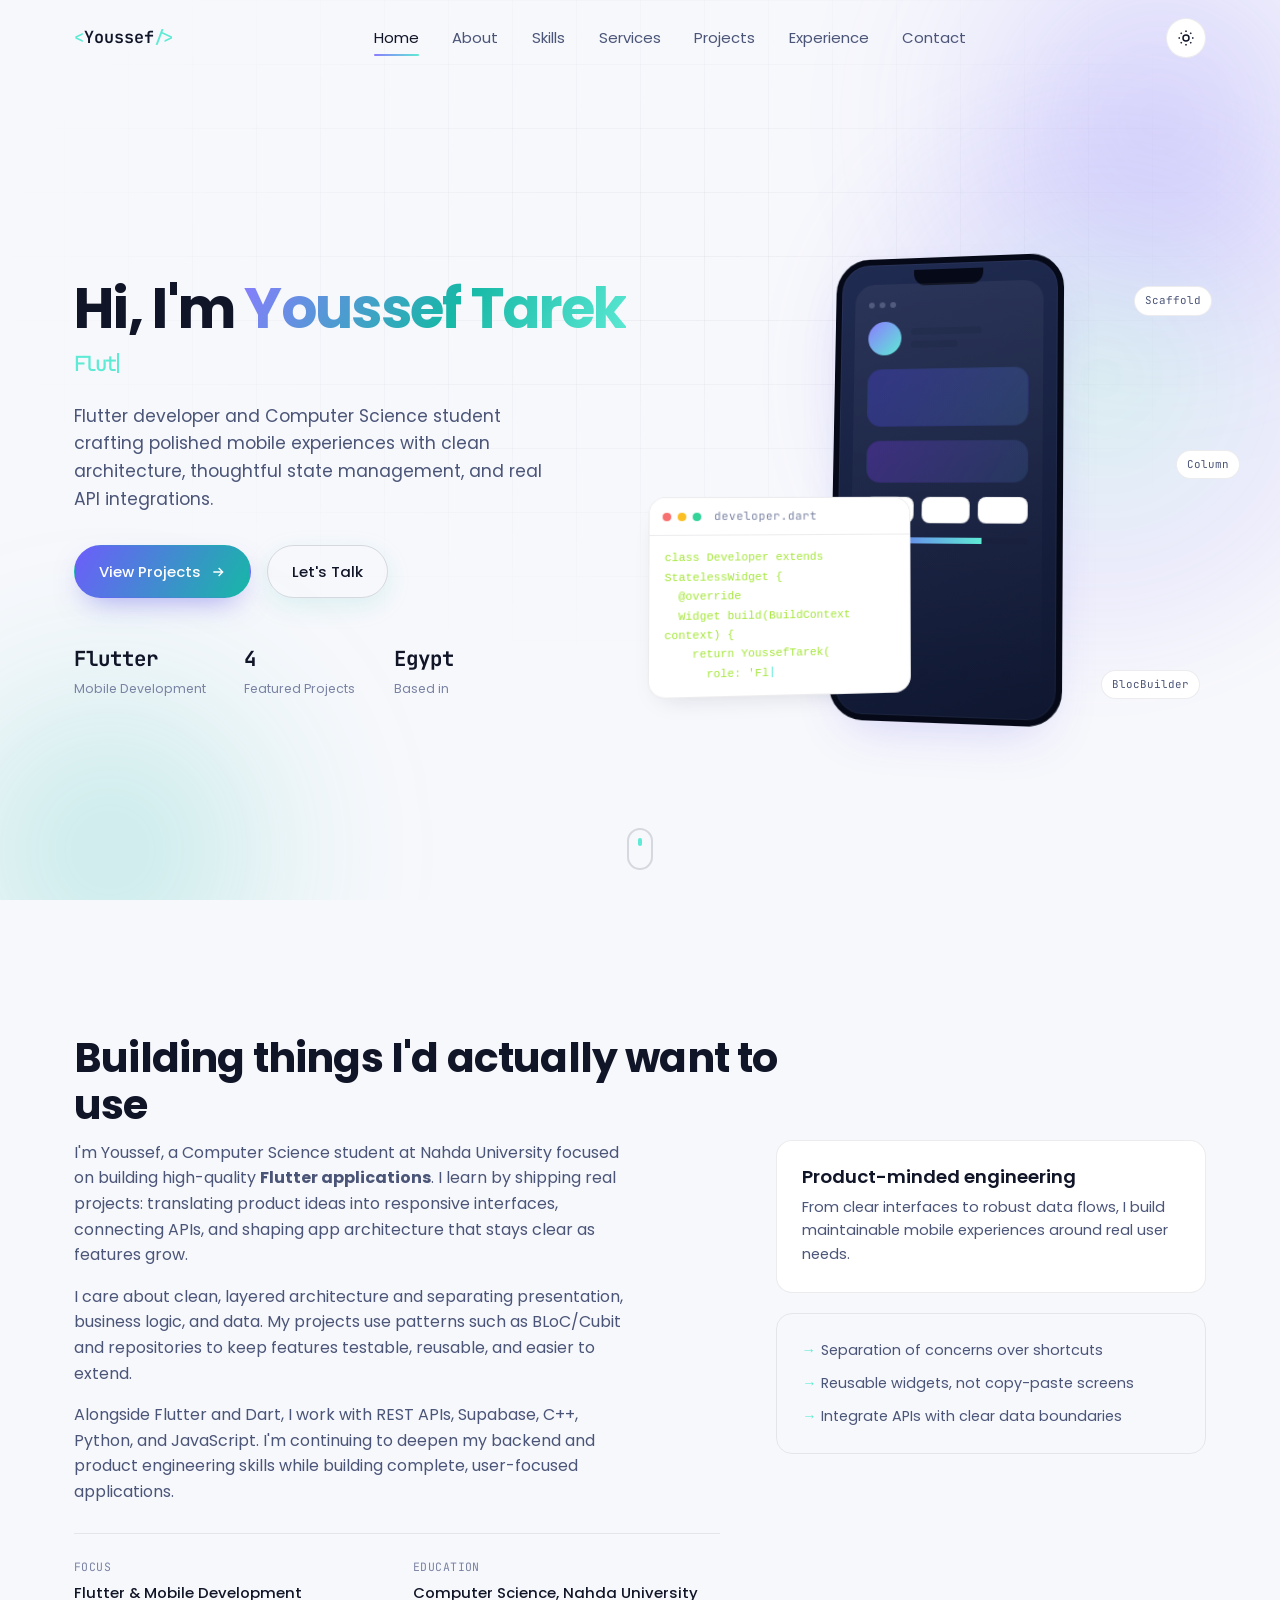
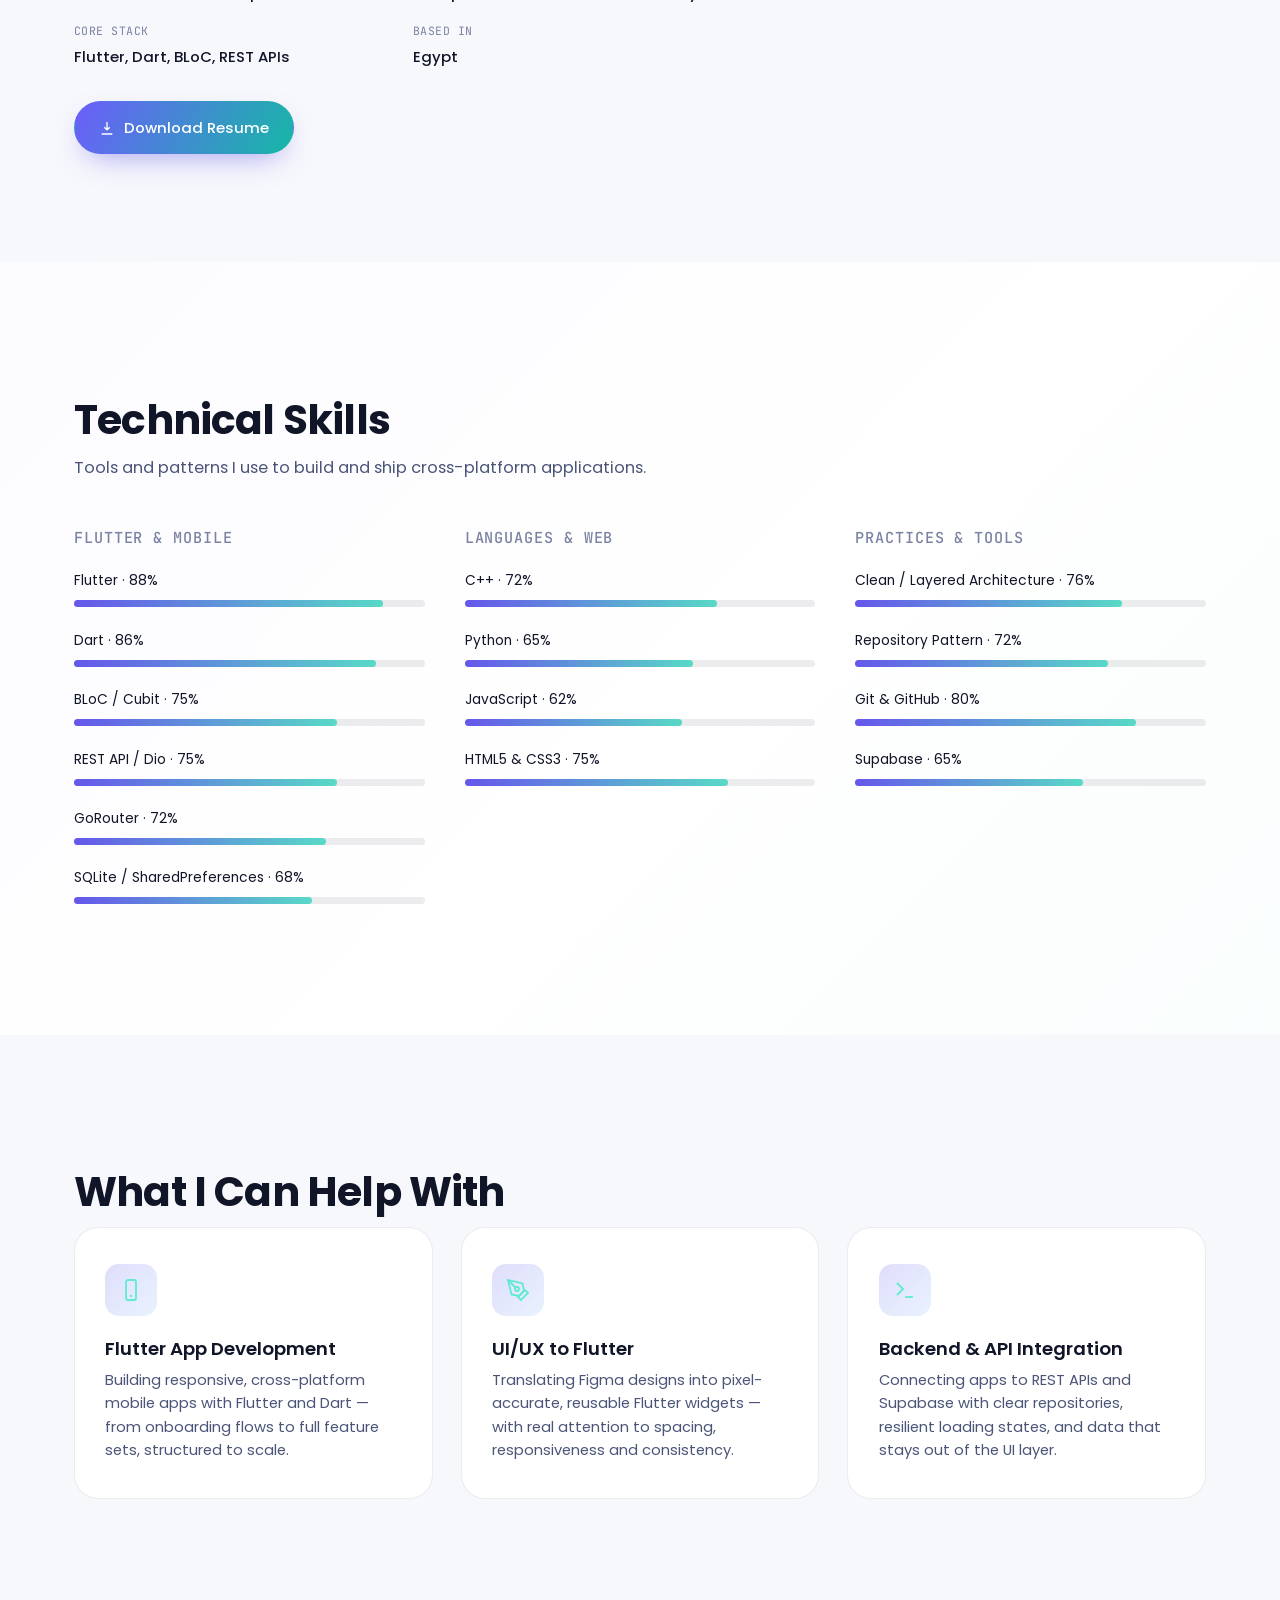
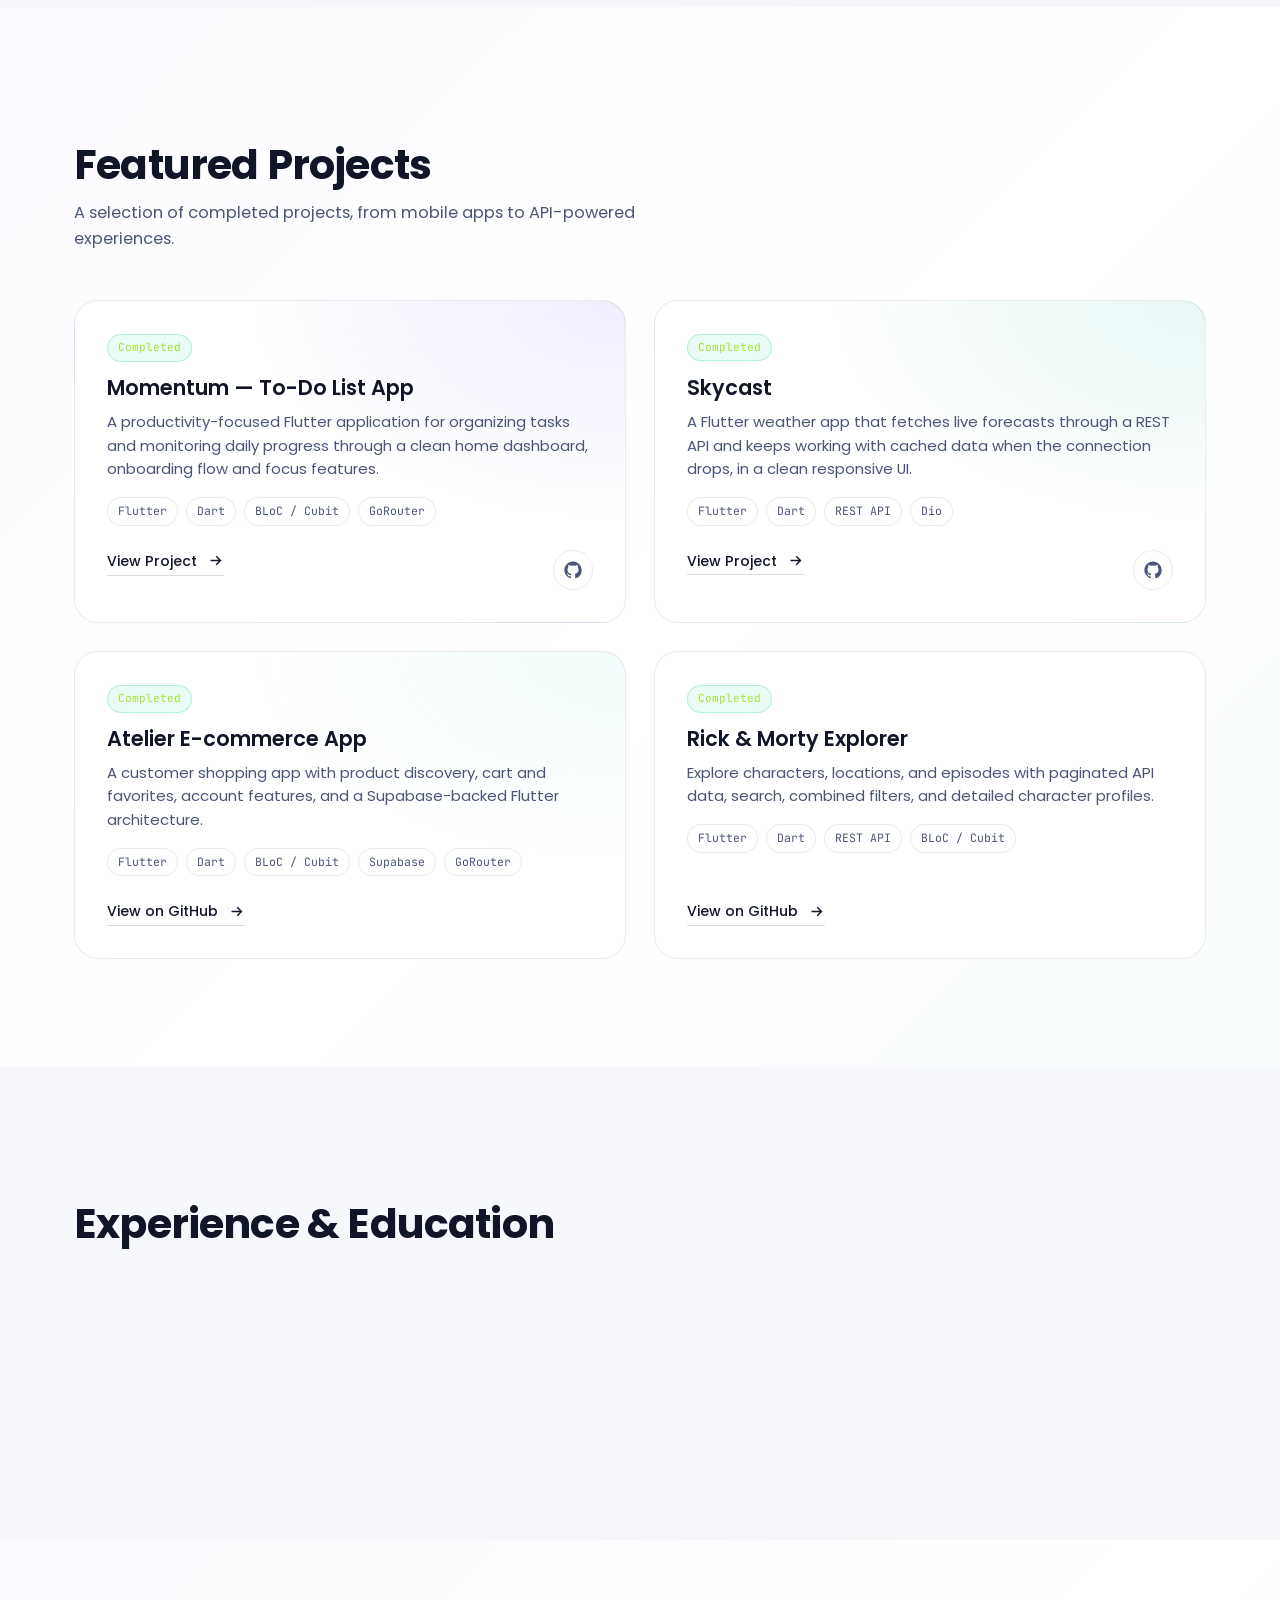
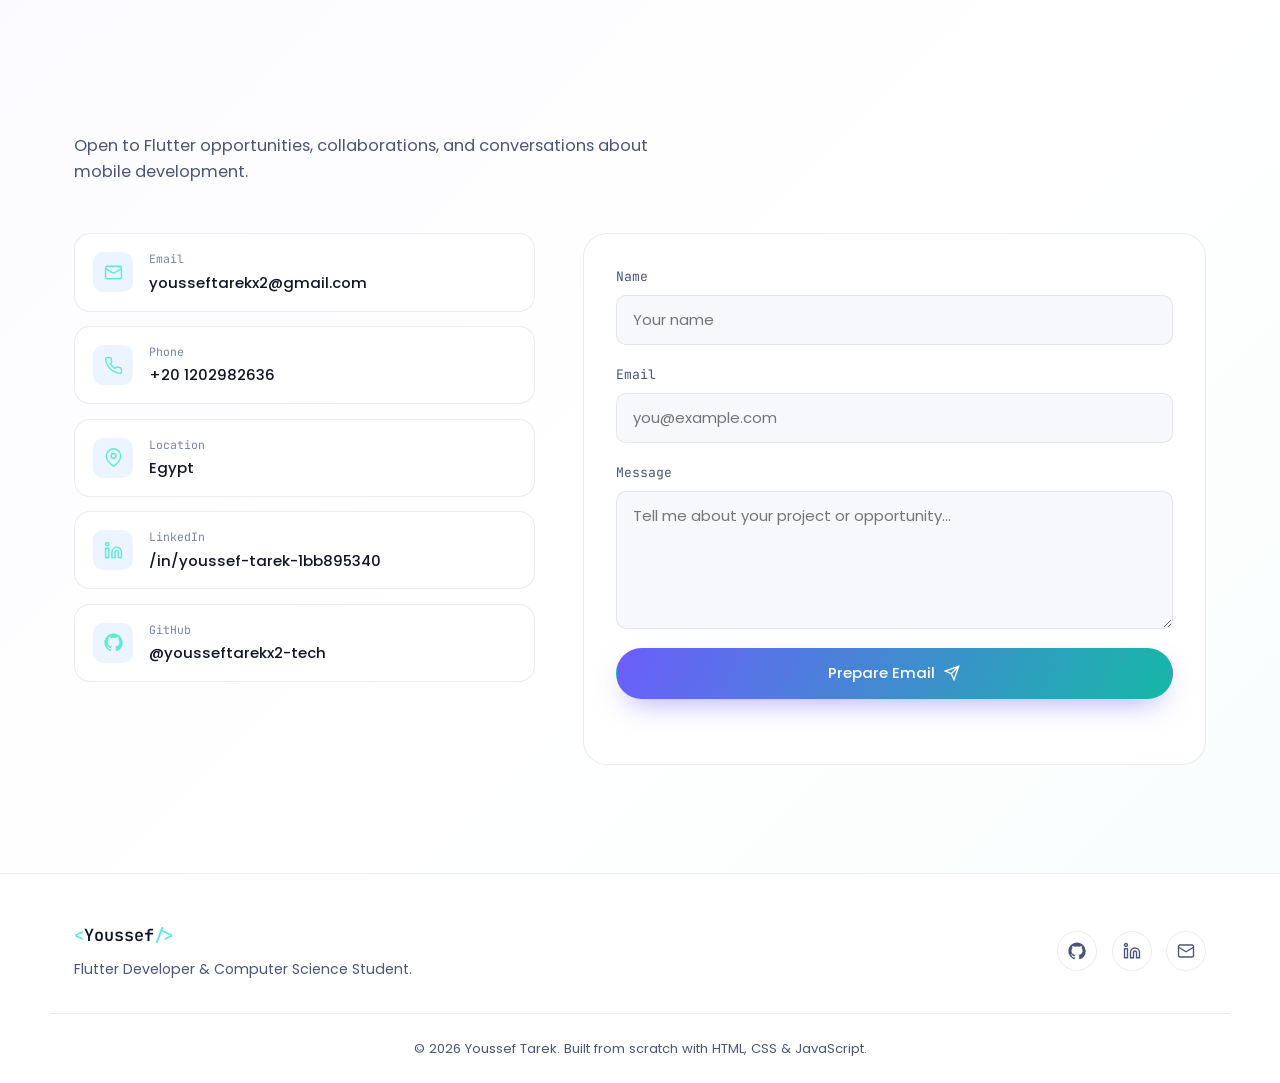
<file: index.html>
<!DOCTYPE html>
<html lang="en" data-theme="dark">
<head>
  <meta charset="UTF-8" />
  <meta name="viewport" content="width=device-width, initial-scale=1.0" />
  <title>Youssef Tarek — Flutter Developer</title>

  <!-- SEO -->
  <meta name="description" content="Youssef Tarek is an Egypt-based Flutter developer and Computer Science student building polished mobile apps with Flutter, Dart, BLoC, REST APIs and Supabase." />
  <meta name="keywords" content="Youssef Tarek, Flutter Developer, Dart Developer, Mobile App Developer, Computer Science Student, Flutter Portfolio, BLoC, Clean Architecture" />
  <meta name="author" content="Youssef Tarek" />
  <link rel="canonical" href="https://yousseftarek.dev/" />

  <!-- Open Graph -->
  <meta property="og:type" content="website" />
  <meta property="og:title" content="Youssef Tarek — Flutter Developer" />
  <meta property="og:description" content="Flutter developer building polished mobile apps with clean architecture, BLoC, REST APIs and Supabase." />
  <meta property="og:url" content="https://yousseftarek.dev/" />
  <meta property="og:site_name" content="Youssef Tarek Portfolio" />

  <!-- Twitter Card -->
  <meta name="twitter:card" content="summary_large_image" />
  <meta name="twitter:title" content="Youssef Tarek — Flutter Developer" />
  <meta name="twitter:description" content="Flutter developer building polished mobile apps with clean architecture, BLoC, REST APIs and Supabase." />

  <!-- Favicon -->
  <link rel="icon" type="image/svg+xml" href="assets/icons/favicon.svg" />

  <!-- Fonts -->
  <link rel="preconnect" href="https://fonts.googleapis.com" />
  <link rel="preconnect" href="https://fonts.gstatic.com" crossorigin />
  <link href="https://fonts.googleapis.com/css2?family=Poppins:wght@300;400;500;600;700;800&family=JetBrains+Mono:wght@400;500;600;700&display=swap" rel="stylesheet" />

  <link rel="stylesheet" href="style.css" />
</head>
<body>

  <!-- ================= LOADER ================= -->
  <div class="loader" id="loader" aria-hidden="true">
    <div class="loader__mark">
      <span class="loader__bracket">&lt;</span>
      <span class="loader__name">YT</span>
      <span class="loader__bracket">/&gt;</span>
    </div>
    <div class="loader__bar"><span></span></div>
  </div>

  <!-- ================= SCROLL PROGRESS ================= -->
  <div class="progress-bar" id="progressBar" role="progressbar" aria-hidden="true"><span id="progressFill"></span></div>

  <!-- ================= SKIP LINK ================= -->
  <a class="skip-link" href="#main">Skip to main content</a>

  <!-- ================= NAVBAR ================= -->
  <header class="navbar" id="navbar">
    <nav class="nav container" aria-label="Primary navigation">
      <a href="#home" class="nav__logo" aria-label="Youssef Tarek — home">
        <span class="nav__logo-bracket">&lt;</span>Youssef<span class="nav__logo-bracket">/&gt;</span>
      </a>

      <ul class="nav__links" id="navLinks">
        <li><a href="#home" class="nav__link active-link" data-nav>Home</a></li>
        <li><a href="#about" class="nav__link" data-nav>About</a></li>
        <li><a href="#skills" class="nav__link" data-nav>Skills</a></li>
        <li><a href="#services" class="nav__link" data-nav>Services</a></li>
        <li><a href="#projects" class="nav__link" data-nav>Projects</a></li>
        <li><a href="#experience" class="nav__link" data-nav>Experience</a></li>
        <li><a href="#contact" class="nav__link" data-nav>Contact</a></li>
      </ul>

      <div class="nav__actions">
        <button class="theme-toggle" id="themeToggle" type="button" aria-label="Toggle light and dark theme" aria-pressed="false">
          <svg class="icon icon-sun" viewBox="0 0 24 24" fill="none" stroke="currentColor" stroke-width="2" aria-hidden="true"><circle cx="12" cy="12" r="4"/><path d="M12 2v2M12 20v2M4.93 4.93l1.41 1.41M17.66 17.66l1.41 1.41M2 12h2M20 12h2M4.93 19.07l1.41-1.41M17.66 6.34l1.41-1.41"/></svg>
          <svg class="icon icon-moon" viewBox="0 0 24 24" fill="none" stroke="currentColor" stroke-width="2" aria-hidden="true"><path d="M21 12.79A9 9 0 1 1 11.21 3 7 7 0 0 0 21 12.79Z"/></svg>
        </button>

        <button class="nav__burger" id="navBurger" type="button" aria-label="Open menu" aria-expanded="false" aria-controls="navLinks">
          <span></span><span></span><span></span>
        </button>
      </div>
    </nav>
  </header>

  <main id="main">

    <!-- ================= HERO ================= -->
    <section class="hero" id="home">
      <div class="hero__bg" aria-hidden="true">
        <span class="blob blob--1"></span>
        <span class="blob blob--2"></span>
        <span class="grid-overlay"></span>
      </div>

      <div class="container hero__grid">
        <div class="hero__content reveal" data-reveal>
          <!-- <p class="eyebrow"><span class="eyebrow__dot"></span></p> -->
          <h1 class="hero__title">
            Hi, I'm <span class="text-gradient">Youssef Tarek</span>
            <span class="hero__role" id="typedRole" aria-live="polite"></span>
          </h1>
          <p class="hero__tagline">
            Flutter developer and Computer Science student crafting polished mobile experiences with clean architecture, thoughtful state management, and real API integrations.
          </p>

          <div class="hero__cta">
            <a href="#projects" class="btn btn--primary">
              <span>View Projects</span>
              <svg viewBox="0 0 24 24" fill="none" stroke="currentColor" stroke-width="2" aria-hidden="true"><path d="M5 12h14M13 6l6 6-6 6"/></svg>
            </a>
            <a href="#contact" class="btn btn--ghost">Let's Talk</a>
          </div>

          <ul class="hero__stats" aria-label="Quick facts">
            <li><span class="hero__stat-num">Flutter</span><span class="hero__stat-label">Mobile Development</span></li>
            <li><span class="hero__stat-num">4</span><span class="hero__stat-label">Featured Projects</span></li>
            <li><span class="hero__stat-num">Egypt</span><span class="hero__stat-label">Based in</span></li>
          </ul>
        </div>

        <div class="hero__visual reveal" data-reveal data-reveal-delay="150">
          <div class="device" aria-hidden="true">
            <div class="device__notch"></div>
            <div class="device__screen">
              <div class="mini-app__bar">
                <span class="mini-app__dot"></span>
                <span class="mini-app__dot"></span>
                <span class="mini-app__dot"></span>
              </div>
              <div class="mini-app__title-bar">
                <span class="mini-app__avatar"></span>
                <div class="mini-app__lines">
                  <span class="line line--60"></span>
                  <span class="line line--40 dim"></span>
                </div>
              </div>
              <div class="mini-app__card w1"></div>
              <div class="mini-app__card w2"></div>
              <div class="mini-app__row">
                <div class="mini-app__chip"></div>
                <div class="mini-app__chip"></div>
                <div class="mini-app__chip"></div>
              </div>
              <div class="mini-app__progress"><span></span></div>
              <div class="mini-app__navbar">
                <span class="nav-dot active"></span>
                <span class="nav-dot"></span>
                <span class="nav-dot"></span>
                <span class="nav-dot"></span>
              </div>
            </div>
          </div>

          <div class="code-card">
            <div class="code-card__head">
              <span class="dot red"></span><span class="dot yellow"></span><span class="dot green"></span>
              <span class="code-card__file">developer.dart</span>
            </div>
            <pre class="code-card__body"><code id="typedCode"></code><span class="caret">|</span></pre>
          </div>

          <div class="tree-tag tag--1">Scaffold</div>
          <div class="tree-tag tag--2">Column</div>
          <div class="tree-tag tag--3">BlocBuilder</div>
        </div>
      </div>

      <a href="#about" class="scroll-cue" aria-label="Scroll to about section">
        <span></span>
      </a>
    </section>

    <!-- ================= ABOUT ================= -->
    <section class="section" id="about">
      <div class="container">
        <p class="eyebrow reveal" data-reveal></p>
        <h2 class="section__title reveal" data-reveal>Building things I'd actually want to use</h2>

        <div class="about__grid">
          <div class="about__text reveal" data-reveal>
            <p>
              I'm Youssef, a Computer Science student at Nahda University focused on building
              high-quality <strong>Flutter applications</strong>. I learn by shipping real projects:
              translating product ideas into responsive interfaces, connecting APIs, and shaping
              app architecture that stays clear as features grow.
            </p>
            <p>
              I care about clean, layered architecture and separating presentation, business logic,
              and data. My projects use patterns such as BLoC/Cubit and repositories to keep
              features testable, reusable, and easier to extend.
            </p>
            <p>
              Alongside Flutter and Dart, I work with REST APIs, Supabase, C++, Python, and
              JavaScript. I'm continuing to deepen my backend and product engineering skills
              while building complete, user-focused applications.
            </p>

            <div class="about__facts">
              <div class="fact">
                <span class="fact__label">Focus</span>
                <span class="fact__value">Flutter &amp; Mobile Development</span>
              </div>
              <div class="fact">
                <span class="fact__label">Education</span>
                <span class="fact__value">Computer Science, Nahda University</span>
              </div>
              <div class="fact">
                <span class="fact__label">Core stack</span>
                <span class="fact__value">Flutter, Dart, BLoC, REST APIs</span>
              </div>
              <div class="fact">
                <span class="fact__label">Based in</span>
                <span class="fact__value">Egypt</span>
              </div>
            </div>

            <a href="assets/resume/Youssef_Tarek_CV.pdf" class="btn btn--primary btn--resume" download>
              <svg viewBox="0 0 24 24" fill="none" stroke="currentColor" stroke-width="2" aria-hidden="true"><path d="M12 3v12m0 0l-4-4m4 4l4-4M4 21h16"/></svg>
              <span>Download Resume</span>
            </a>
          </div>

          <div class="about__panel reveal" data-reveal data-reveal-delay="150">
            <div class="panel-card">
              <p class="panel-card__eyebrow"></p>
              <h3>Product-minded engineering</h3>
              <p>From clear interfaces to robust data flows, I build maintainable mobile experiences around real user needs.</p>
            </div>
            <div class="panel-card panel-card--outline">
              <p class="panel-card__eyebrow"></p>
              <ul class="panel-list">
                <li>Separation of concerns over shortcuts</li>
                <li>Reusable widgets, not copy-paste screens</li>
                <li>Integrate APIs with clear data boundaries</li>
              </ul>
            </div>
          </div>
        </div>
      </div>
    </section>

    <!-- ================= SKILLS ================= -->
    <section class="section section--alt" id="skills">
      <div class="container">
        <p class="eyebrow reveal" data-reveal></p>
        <h2 class="section__title reveal" data-reveal>Technical Skills</h2>
        <p class="section__subtitle reveal" data-reveal>
          Tools and patterns I use to build and ship cross-platform applications.
        </p>

        <div class="skills__grid">
          <div class="skill-group reveal" data-reveal>
            <h3 class="skill-group__title">Flutter &amp; Mobile</h3>
            <div class="skill-bar" data-skill="Flutter" data-level="88"></div>
            <div class="skill-bar" data-skill="Dart" data-level="86"></div>
            <div class="skill-bar" data-skill="BLoC / Cubit" data-level="75"></div>
            <div class="skill-bar" data-skill="REST API / Dio" data-level="75"></div>
            <div class="skill-bar" data-skill="GoRouter" data-level="72"></div>
            <div class="skill-bar" data-skill="SQLite / SharedPreferences" data-level="68"></div>
          </div>

          <div class="skill-group reveal" data-reveal data-reveal-delay="100">
            <h3 class="skill-group__title">Languages &amp; Web</h3>
            <div class="skill-bar" data-skill="C++" data-level="72"></div>
            <div class="skill-bar" data-skill="Python" data-level="65"></div>
            <div class="skill-bar" data-skill="JavaScript" data-level="62"></div>
            <div class="skill-bar" data-skill="HTML5 &amp; CSS3" data-level="75"></div>
          </div>

          <div class="skill-group reveal" data-reveal data-reveal-delay="200">
            <h3 class="skill-group__title">Practices &amp; Tools</h3>
            <div class="skill-bar" data-skill="Clean / Layered Architecture" data-level="76"></div>
            <div class="skill-bar" data-skill="Repository Pattern" data-level="72"></div>
            <div class="skill-bar" data-skill="Git &amp; GitHub" data-level="80"></div>
            <div class="skill-bar" data-skill="Supabase" data-level="65"></div>
          </div>
        </div>
      </div>
    </section>

    <!-- ================= SERVICES ================= -->
    <section class="section" id="services">
      <div class="container">
        <p class="eyebrow reveal" data-reveal></p>
        <h2 class="section__title reveal" data-reveal>What I Can Help With</h2>

        <div class="services__grid">
          <article class="service-card reveal" data-reveal>
            <div class="service-card__icon">
              <svg viewBox="0 0 24 24" fill="none" stroke="currentColor" stroke-width="1.8" aria-hidden="true"><rect x="7" y="2" width="10" height="20" rx="2"/><path d="M11 18h2"/></svg>
            </div>
            <h3>Flutter App Development</h3>
            <p>Building responsive, cross-platform mobile apps with Flutter and Dart — from onboarding flows to full feature sets, structured to scale.</p>
          </article>

          <article class="service-card reveal" data-reveal data-reveal-delay="100">
            <div class="service-card__icon">
              <svg viewBox="0 0 24 24" fill="none" stroke="currentColor" stroke-width="1.8" aria-hidden="true"><path d="M12 19l7-7 3 3-7 7-3-3z"/><path d="M18 13l-1.5-7.5L2 2l3.5 14.5L13 18l5-5z"/><path d="M2 2l7.586 7.586"/><circle cx="11" cy="11" r="2"/></svg>
            </div>
            <h3>UI/UX to Flutter</h3>
            <p>Translating Figma designs into pixel-accurate, reusable Flutter widgets — with real attention to spacing, responsiveness and consistency.</p>
          </article>

          <article class="service-card reveal" data-reveal data-reveal-delay="200">
            <div class="service-card__icon">
              <svg viewBox="0 0 24 24" fill="none" stroke="currentColor" stroke-width="1.8" aria-hidden="true"><path d="M4 17l6-6-6-6"/><path d="M12 19h8"/></svg>
            </div>
            <h3>Backend &amp; API Integration</h3>
            <p>Connecting apps to REST APIs and Supabase with clear repositories, resilient loading states, and data that stays out of the UI layer.</p>
          </article>
        </div>
      </div>
    </section>

    <!-- ================= PROJECTS ================= -->
    <section class="section section--alt" id="projects">
      <div class="container">
        <p class="eyebrow reveal" data-reveal></p>
        <h2 class="section__title reveal" data-reveal>Featured Projects</h2>
        <p class="section__subtitle reveal" data-reveal>
          A selection of completed projects, from mobile apps to API-powered experiences.
        </p>

        <div class="projects__grid">

          <!-- Completed project: Momentum — To-Do List App -->
          <article class="project-card reveal" data-reveal>
            <div class="project-card__body">
              <span class="project-card__status project-card__status--done">Completed</span>
              <h3>Momentum — To-Do List App</h3>
              <p>
                A productivity-focused Flutter application for organizing tasks and monitoring
                daily progress through a clean home dashboard, onboarding flow and focus features.
              </p>
              <ul class="project-card__tags">
                <li>Flutter</li><li>Dart</li><li>BLoC / Cubit</li><li>GoRouter</li>
              </ul>
            </div>
            <div class="project-card__actions">
              <a class="project-card__view-link" href="projects/task-app.html" aria-label="View Momentum project details">
                <span>View Project</span>
                <svg viewBox="0 0 24 24" fill="none" stroke="currentColor" stroke-width="2" aria-hidden="true"><path d="M5 12h14M13 6l6 6-6 6"/></svg>
              </a>
              <a class="project-card__github" href="https://github.com/yousseftarekx2-tech/Momentum" target="_blank" rel="noopener noreferrer" aria-label="Momentum on GitHub" title="View on GitHub">
                <svg viewBox="0 0 24 24" fill="currentColor" aria-hidden="true"><path d="M12 .5C5.73.5.5 5.74.5 12.02c0 5.1 3.29 9.4 7.86 10.93.58.1.79-.25.79-.56 0-.28-.01-1.02-.02-2-3.2.7-3.87-1.54-3.87-1.54-.53-1.34-1.29-1.7-1.29-1.7-1.05-.72.08-.71.08-.71 1.17.08 1.78 1.2 1.78 1.2 1.03 1.77 2.71 1.26 3.37.96.1-.75.4-1.26.73-1.55-2.56-.29-5.26-1.28-5.26-5.7 0-1.26.45-2.29 1.19-3.09-.12-.29-.52-1.46.11-3.05 0 0 .97-.31 3.18 1.18a11 11 0 0 1 5.8 0c2.2-1.49 3.17-1.18 3.17-1.18.64 1.59.24 2.76.12 3.05.74.8 1.18 1.83 1.18 3.09 0 4.43-2.7 5.4-5.28 5.69.42.36.78 1.07.78 2.17 0 1.57-.01 2.83-.01 3.22 0 .31.2.67.8.56A10.53 10.53 0 0 0 23.5 12c0-6.28-5.23-11.5-11.5-11.5z"/></svg>
              </a>
            </div>
          </article>

          <!-- Completed project: Skycast (GitHub link pending) -->
          <article class="project-card reveal" data-reveal data-reveal-delay="100">
            <div class="project-card__body">
              <span class="project-card__status project-card__status--done">Completed</span>
              <h3>Skycast</h3>
              <p>
                A Flutter weather app that fetches live forecasts through a REST API and keeps
                working with cached data when the connection drops, in a clean responsive UI.
              </p>
              <ul class="project-card__tags">
                <li>Flutter</li><li>Dart</li><li>REST API</li><li>Dio</li>
              </ul>
            </div>
            <div class="project-card__actions">
              <a class="project-card__view-link" href="projects/weather-app.html" aria-label="View Skycast project details">
                <span>View Project</span>
                <svg viewBox="0 0 24 24" fill="none" stroke="currentColor" stroke-width="2" aria-hidden="true"><path d="M5 12h14M13 6l6 6-6 6"/></svg>
              </a>
              <a class="project-card__github" href="https://github.com/yousseftarekx2-tech/Skycast" target="_blank" rel="noopener noreferrer" aria-label="Skycast on GitHub" title="View on GitHub">
                <svg viewBox="0 0 24 24" fill="currentColor" aria-hidden="true"><path d="M12 .5C5.73.5.5 5.74.5 12.02c0 5.1 3.29 9.4 7.86 10.93.58.1.79-.25.79-.56 0-.28-.01-1.02-.02-2-3.2.7-3.87-1.54-3.87-1.54-.53-1.34-1.29-1.7-1.29-1.7-1.05-.72.08-.71.08-.71 1.17.08 1.78 1.2 1.78 1.2 1.03 1.77 2.71 1.26 3.37.96.1-.75.4-1.26.73-1.55-2.56-.29-5.26-1.28-5.26-5.7 0-1.26.45-2.29 1.19-3.09-.12-.29-.52-1.46.11-3.05 0 0 .97-.31 3.18 1.18a11 11 0 0 1 5.8 0c2.2-1.49 3.17-1.18 3.17-1.18.64 1.59.24 2.76.12 3.05.74.8 1.18 1.83 1.18 3.09 0 4.43-2.7 5.4-5.28 5.69.42.36.78 1.07.78 2.17 0 1.57-.01 2.83-.01 3.22 0 .31.2.67.8.56A10.53 10.53 0 0 0 23.5 12c0-6.28-5.23-11.5-11.5-11.5z"/></svg>
              </a>
            </div>
          </article>

          <article class="project-card reveal" data-reveal data-reveal-delay="200">
            <div class="project-card__body">
              <span class="project-card__status project-card__status--done">Completed</span>
              <h3>Atelier E-commerce App</h3>
              <p>A customer shopping app with product discovery, cart and favorites, account features, and a Supabase-backed Flutter architecture.</p>
              <ul class="project-card__tags">
                <li>Flutter</li><li>Dart</li><li>BLoC / Cubit</li><li>Supabase</li><li>GoRouter</li>
              </ul>
            </div>
            <div class="project-card__actions">
              <a class="project-card__view-link" href="https://github.com/yousseftarekx2-tech/atelier-ecommerce-customer-app" target="_blank" rel="noopener noreferrer" aria-label="View Atelier E-commerce App on GitHub">
                <span>View on GitHub</span>
                <svg viewBox="0 0 24 24" fill="none" stroke="currentColor" stroke-width="2" aria-hidden="true"><path d="M5 12h14M13 6l6 6-6 6"/></svg>
              </a>
            </div>
          </article>

          <article class="project-card reveal" data-reveal data-reveal-delay="300">
            <div class="project-card__body">
              <span class="project-card__status project-card__status--done">Completed</span>
              <h3>Rick &amp; Morty Explorer</h3>
              <p>Explore characters, locations, and episodes with paginated API data, search, combined filters, and detailed character profiles.</p>
              <ul class="project-card__tags">
                <li>Flutter</li><li>Dart</li><li>REST API</li><li>BLoC / Cubit</li>
              </ul>
            </div>
            <div class="project-card__actions">
              <a class="project-card__view-link" href="https://github.com/yousseftarekx2-tech/rick-and-morty-explorer" target="_blank" rel="noopener noreferrer" aria-label="View Rick and Morty Explorer on GitHub">
                <span>View on GitHub</span>
                <svg viewBox="0 0 24 24" fill="none" stroke="currentColor" stroke-width="2" aria-hidden="true"><path d="M5 12h14M13 6l6 6-6 6"/></svg>
              </a>
            </div>
          </article>

        </div>
      </div>
    </section>

    <!-- ================= EXPERIENCE + EDUCATION ================= -->
    <section class="section" id="experience">
      <div class="container">
        <p class="eyebrow reveal" data-reveal></p>
        <h2 class="section__title reveal" data-reveal>Experience &amp; Education</h2>

        <div class="timeline-grid">
          <div class="timeline-col reveal" data-reveal>
            <h3 class="timeline-col__title">Experience</h3>
            <div class="timeline-item">
              <span class="timeline-item__dot"></span>
              <div class="timeline-item__body">
                <span class="timeline-item__period">2024 — Present</span>
                <h4>Flutter Developer <small>(Independent &amp; Academic Projects)</small></h4>
                <p>Designing and building mobile applications with Flutter, Dart, REST APIs and clean, layered architecture — from UI implementation through to state management.</p>
              </div>
            </div>
          </div>

          <div class="timeline-col reveal" data-reveal data-reveal-delay="150">
            <h3 class="timeline-col__title">Education</h3>
            <div class="timeline-item">
              <span class="timeline-item__dot"></span>
              <div class="timeline-item__body">
                <span class="timeline-item__period">In Progress</span>
                <h4>B.Sc. Computer Science</h4>
                <p>Faculty of Computer Science and Information Systems, Nahda University (NUB).</p>
              </div>
            </div>
          </div>
        </div>
      </div>
    </section>

    <!-- ================= CONTACT ================= -->
    <section class="section section--alt" id="contact">
      <div class="container">
        <p class="eyebrow reveal" data-reveal></p>
        <h2 class="section__title reveal" data-reveal>Let's Build Something</h2>
        <p class="section__subtitle reveal" data-reveal>
          Open to Flutter opportunities, collaborations, and conversations about mobile development.
        </p>

        <div class="contact__grid">
          <div class="contact__info reveal" data-reveal>
            <a class="contact__row" href="mailto:yousseftarekx2@gmail.com">
              <span class="contact__icon">
                <svg viewBox="0 0 24 24" fill="none" stroke="currentColor" stroke-width="1.8" aria-hidden="true"><rect x="2" y="4" width="20" height="16" rx="2"/><path d="M2 7l10 6 10-6"/></svg>
              </span>
              <span>
                <span class="contact__label">Email</span>
                <span class="contact__value">yousseftarekx2@gmail.com</span>
              </span>
            </a>

            <a class="contact__row" href="tel:+201202982636">
              <span class="contact__icon">
                <svg viewBox="0 0 24 24" fill="none" stroke="currentColor" stroke-width="1.8" aria-hidden="true"><path d="M22 16.9v3a2 2 0 0 1-2.2 2 19.8 19.8 0 0 1-8.6-3.1 19.5 19.5 0 0 1-6-6 19.8 19.8 0 0 1-3.1-8.6A2 2 0 0 1 4.1 2h3a2 2 0 0 1 2 1.7c.1.9.3 1.8.6 2.7a2 2 0 0 1-.5 2.1L8 9.7a16 16 0 0 0 6 6l1.2-1.2a2 2 0 0 1 2.1-.5c.9.3 1.8.5 2.7.6a2 2 0 0 1 1.7 2z"/></svg>
              </span>
              <span>
                <span class="contact__label">Phone</span>
                <span class="contact__value">+20 1202982636</span>
              </span>
            </a>

            <div class="contact__row contact__row--static">
              <span class="contact__icon">
                <svg viewBox="0 0 24 24" fill="none" stroke="currentColor" stroke-width="1.8" aria-hidden="true"><path d="M21 10c0 7-9 13-9 13s-9-6-9-13a9 9 0 0 1 18 0z"/><circle cx="12" cy="10" r="3"/></svg>
              </span>
              <span>
                <span class="contact__label">Location</span>
                <span class="contact__value">Egypt</span>
              </span>
            </div>

            <a class="contact__row" href="https://www.linkedin.com/in/youssef-tarek-1bb895340" target="_blank" rel="noopener noreferrer">
              <span class="contact__icon">
                <svg viewBox="0 0 24 24" fill="none" stroke="currentColor" stroke-width="1.8" aria-hidden="true"><path d="M16 8a6 6 0 0 1 6 6v7h-4v-7a2 2 0 0 0-4 0v7h-4v-7a6 6 0 0 1 6-6z"/><rect x="2" y="9" width="4" height="12"/><circle cx="4" cy="4" r="2"/></svg>
              </span>
              <span>
                <span class="contact__label">LinkedIn</span>
                <span class="contact__value">/in/youssef-tarek-1bb895340</span>
              </span>
            </a>

            <a class="contact__row" href="https://github.com/yousseftarekx2-tech" target="_blank" rel="noopener noreferrer">
              <span class="contact__icon">
                <svg viewBox="0 0 24 24" fill="currentColor" aria-hidden="true"><path d="M12 .5C5.73.5.5 5.74.5 12.02c0 5.1 3.29 9.4 7.86 10.93.58.1.79-.25.79-.56 0-.28-.01-1.02-.02-2-3.2.7-3.87-1.54-3.87-1.54-.53-1.34-1.29-1.7-1.29-1.7-1.05-.72.08-.71.08-.71 1.17.08 1.78 1.2 1.78 1.2 1.03 1.77 2.71 1.26 3.37.96.1-.75.4-1.26.73-1.55-2.56-.29-5.26-1.28-5.26-5.7 0-1.26.45-2.29 1.19-3.09-.12-.29-.52-1.46.11-3.05 0 0 .97-.31 3.18 1.18a11 11 0 0 1 5.8 0c2.2-1.49 3.17-1.18 3.17-1.18.64 1.59.24 2.76.12 3.05.74.8 1.18 1.83 1.18 3.09 0 4.43-2.7 5.4-5.28 5.69.42.36.78 1.07.78 2.17 0 1.57-.01 2.83-.01 3.22 0 .31.2.67.8.56A10.53 10.53 0 0 0 23.5 12c0-6.28-5.23-11.5-11.5-11.5z"/></svg>
              </span>
              <span>
                <span class="contact__label">GitHub</span>
                <span class="contact__value">@yousseftarekx2-tech</span>
              </span>
            </a>
          </div>

          <form class="contact__form reveal" data-reveal data-reveal-delay="150" id="contactForm" novalidate>
            <div class="form-row">
              <label for="name">Name</label>
              <input type="text" id="name" name="name" placeholder="Your name" required />
            </div>
            <div class="form-row">
              <label for="email">Email</label>
              <input type="email" id="email" name="email" placeholder="you@example.com" required />
            </div>
            <div class="form-row">
              <label for="message">Message</label>
              <textarea id="message" name="message" rows="5" placeholder="Tell me about your project or opportunity..." required></textarea>
            </div>
            <button type="submit" class="btn btn--primary btn--block">
              <span>Prepare Email</span>
              <svg viewBox="0 0 24 24" fill="none" stroke="currentColor" stroke-width="2" aria-hidden="true"><path d="M22 2L11 13M22 2l-7 20-4-9-9-4 20-7z"/></svg>
            </button>
            <p class="form-note" id="formNote" role="status" aria-live="polite"></p>
          </form>
        </div>
      </div>
    </section>

  </main>

  <!-- ================= FOOTER ================= -->
  <footer class="footer">
    <div class="container footer__grid">
      <div>
        <a href="#home" class="nav__logo">
          <span class="nav__logo-bracket">&lt;</span>Youssef<span class="nav__logo-bracket">/&gt;</span>
        </a>
        <p class="footer__tag">Flutter Developer &amp; Computer Science Student.</p>
      </div>

      <ul class="footer__social" aria-label="Social links">
        <li>
          <a href="https://github.com/yousseftarekx2-tech" target="_blank" rel="noopener noreferrer" aria-label="GitHub">
            <svg viewBox="0 0 24 24" fill="currentColor" aria-hidden="true"><path d="M12 .5C5.73.5.5 5.74.5 12.02c0 5.1 3.29 9.4 7.86 10.93.58.1.79-.25.79-.56 0-.28-.01-1.02-.02-2-3.2.7-3.87-1.54-3.87-1.54-.53-1.34-1.29-1.7-1.29-1.7-1.05-.72.08-.71.08-.71 1.17.08 1.78 1.2 1.78 1.2 1.03 1.77 2.71 1.26 3.37.96.1-.75.4-1.26.73-1.55-2.56-.29-5.26-1.28-5.26-5.7 0-1.26.45-2.29 1.19-3.09-.12-.29-.52-1.46.11-3.05 0 0 .97-.31 3.18 1.18a11 11 0 0 1 5.8 0c2.2-1.49 3.17-1.18 3.17-1.18.64 1.59.24 2.76.12 3.05.74.8 1.18 1.83 1.18 3.09 0 4.43-2.7 5.4-5.28 5.69.42.36.78 1.07.78 2.17 0 1.57-.01 2.83-.01 3.22 0 .31.2.67.8.56A10.53 10.53 0 0 0 23.5 12c0-6.28-5.23-11.5-11.5-11.5z"/></svg>
          </a>
        </li>
        <li>
          <a href="https://www.linkedin.com/in/youssef-tarek-1bb895340" target="_blank" rel="noopener noreferrer" aria-label="LinkedIn">
            <svg viewBox="0 0 24 24" fill="none" stroke="currentColor" stroke-width="1.8" aria-hidden="true"><path d="M16 8a6 6 0 0 1 6 6v7h-4v-7a2 2 0 0 0-4 0v7h-4v-7a6 6 0 0 1 6-6z"/><rect x="2" y="9" width="4" height="12"/><circle cx="4" cy="4" r="2"/></svg>
          </a>
        </li>
        <li>
          <a href="mailto:yousseftarekx2@gmail.com" aria-label="Email">
            <svg viewBox="0 0 24 24" fill="none" stroke="currentColor" stroke-width="1.8" aria-hidden="true"><rect x="2" y="4" width="20" height="16" rx="2"/><path d="M2 7l10 6 10-6"/></svg>
          </a>
        </li>
      </ul>
    </div>
    <div class="container footer__bottom">
      <p>&copy; <span id="year"></span> Youssef Tarek. Built from scratch with HTML, CSS &amp; JavaScript.</p>
    </div>
  </footer>

  <!-- ================= BACK TO TOP ================= -->
  <button class="back-to-top" id="backToTop" type="button" aria-label="Back to top">
    <svg viewBox="0 0 24 24" fill="none" stroke="currentColor" stroke-width="2" aria-hidden="true"><path d="M12 19V5M5 12l7-7 7 7"/></svg>
  </button>

  <script src="script.js"></script>
</body>
</html>
</file>
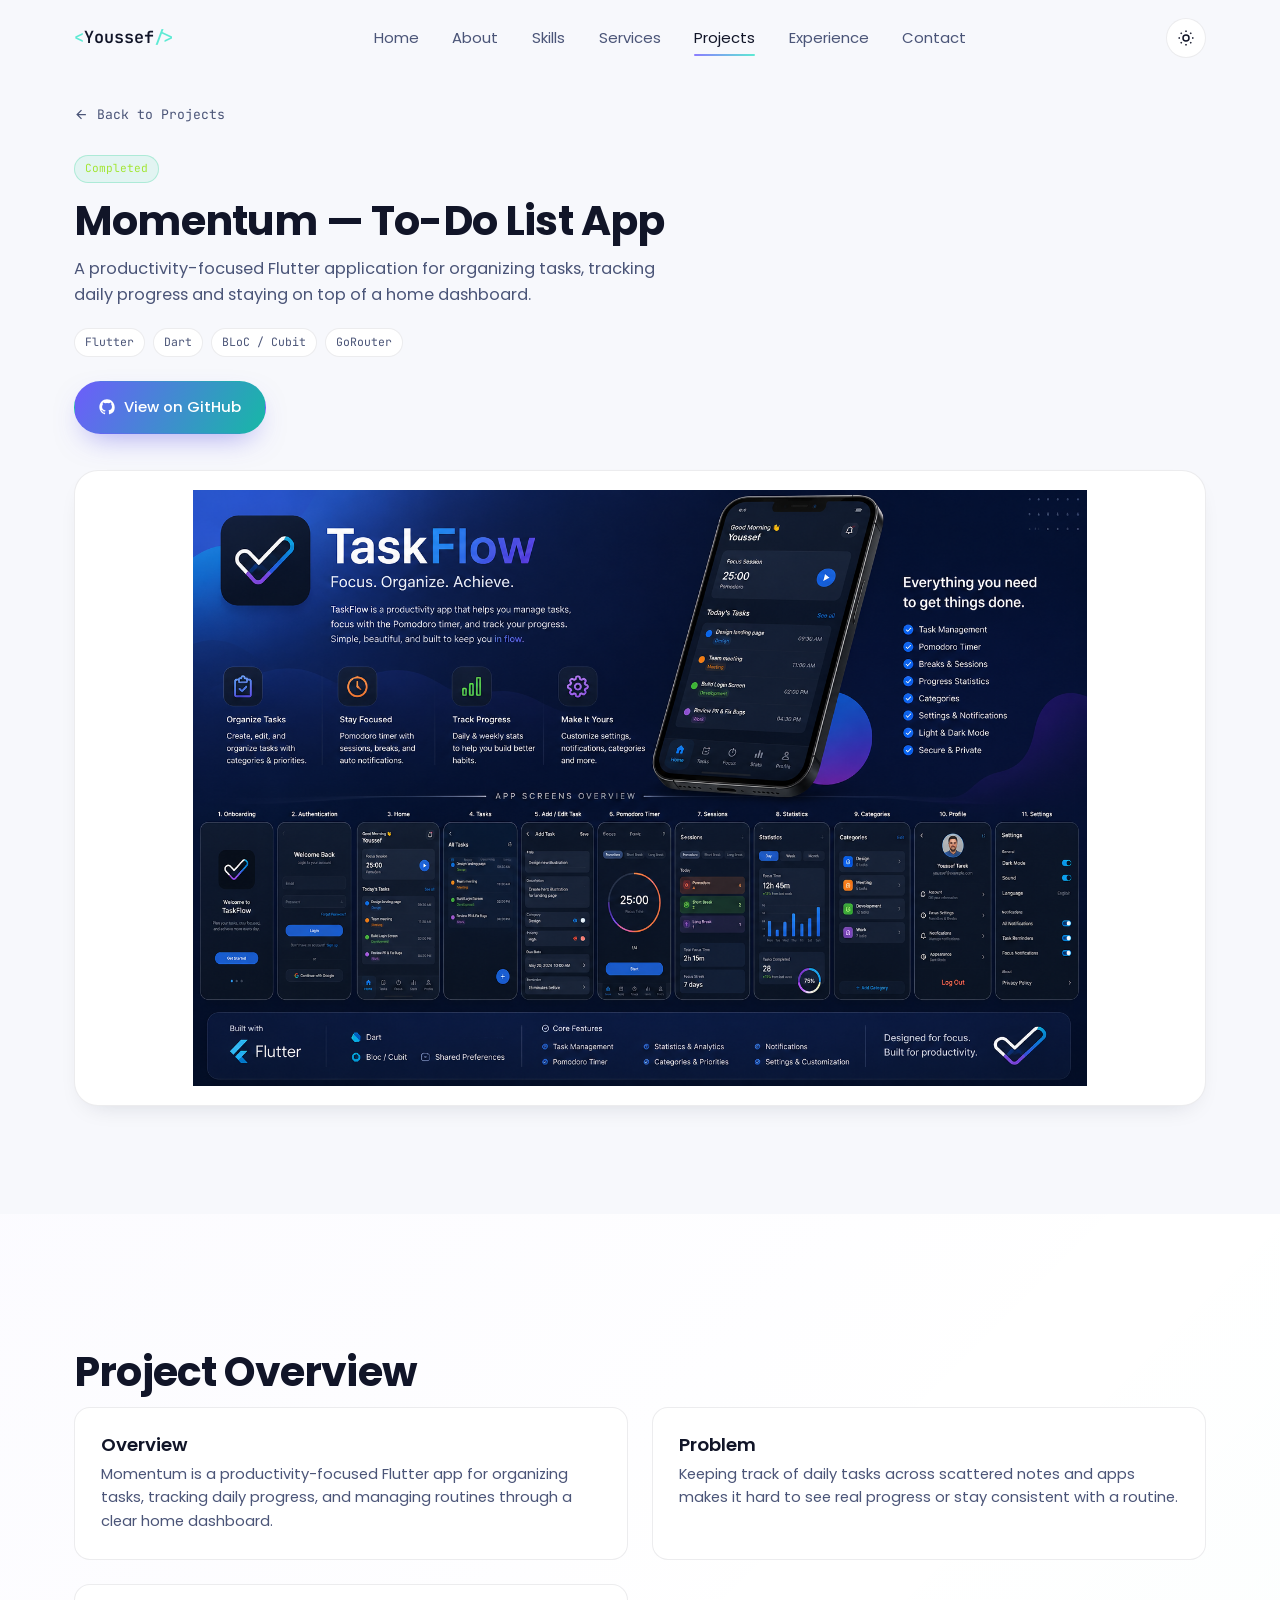
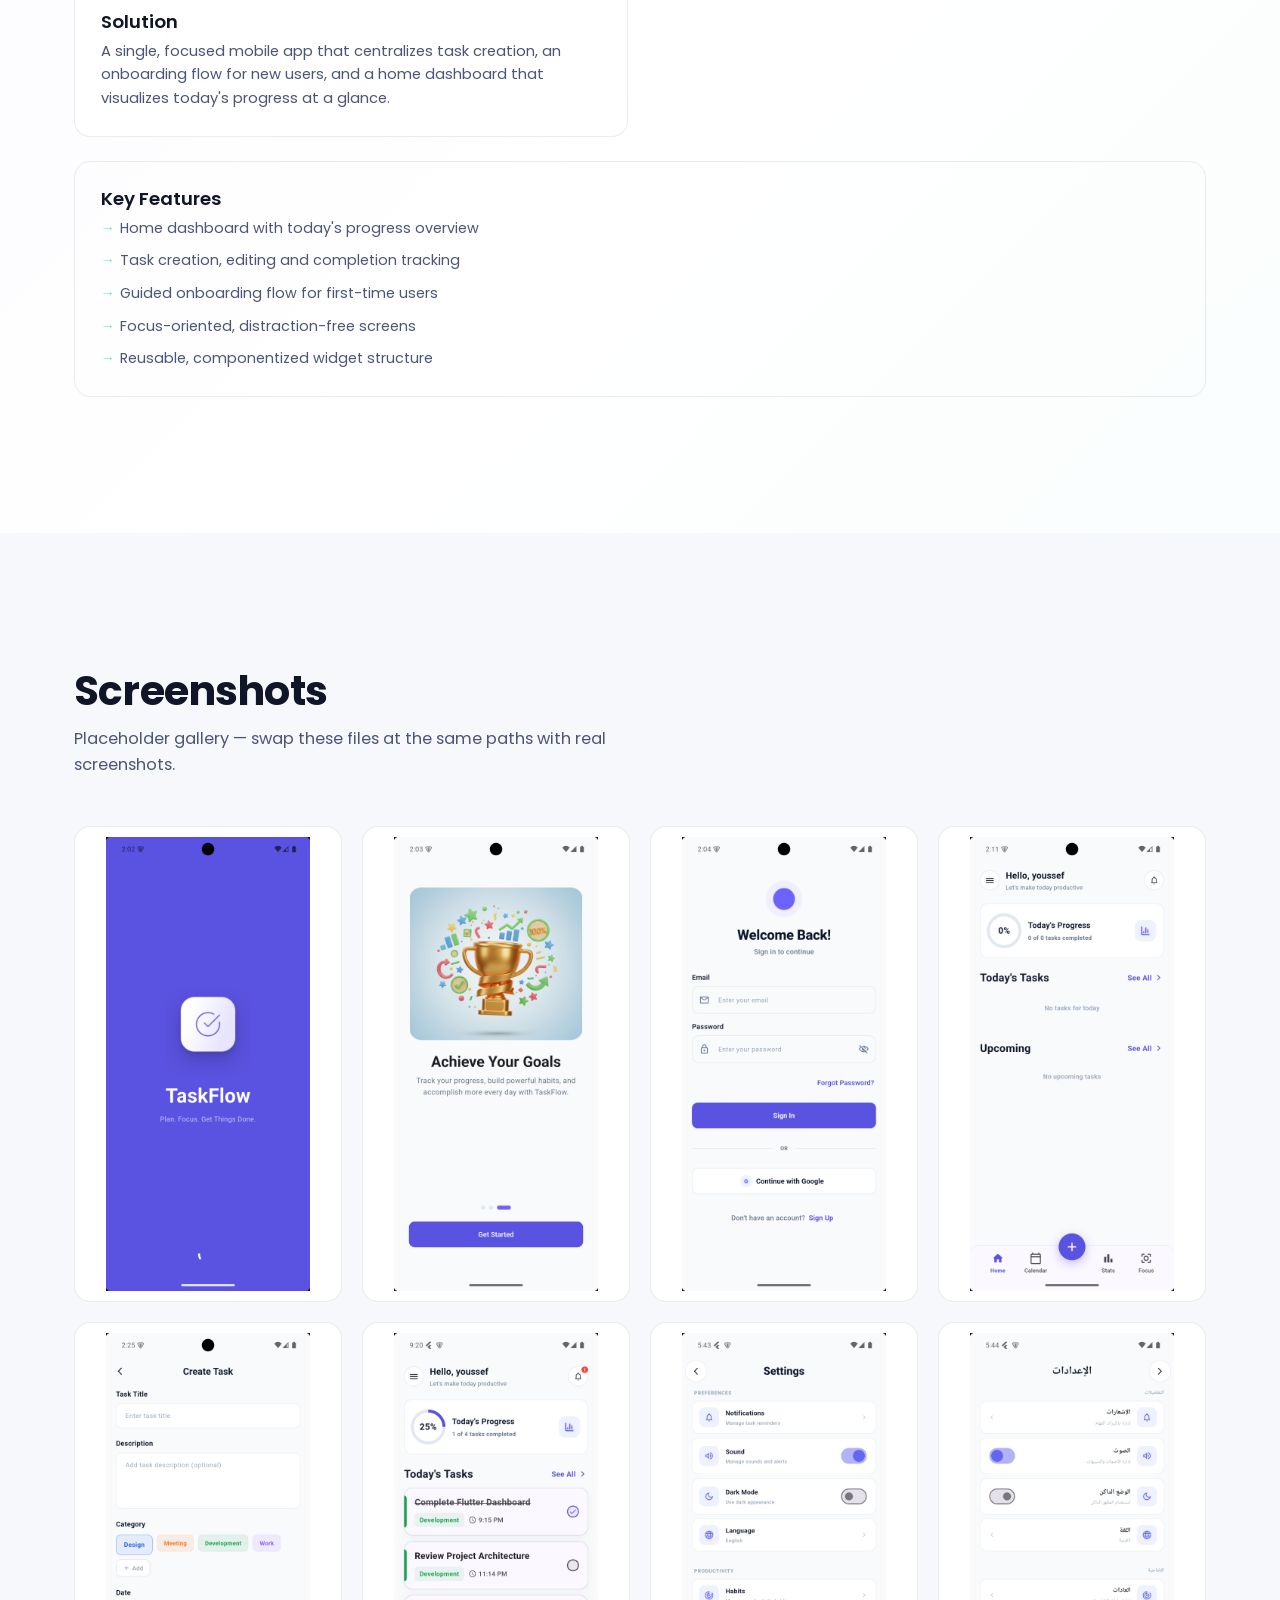
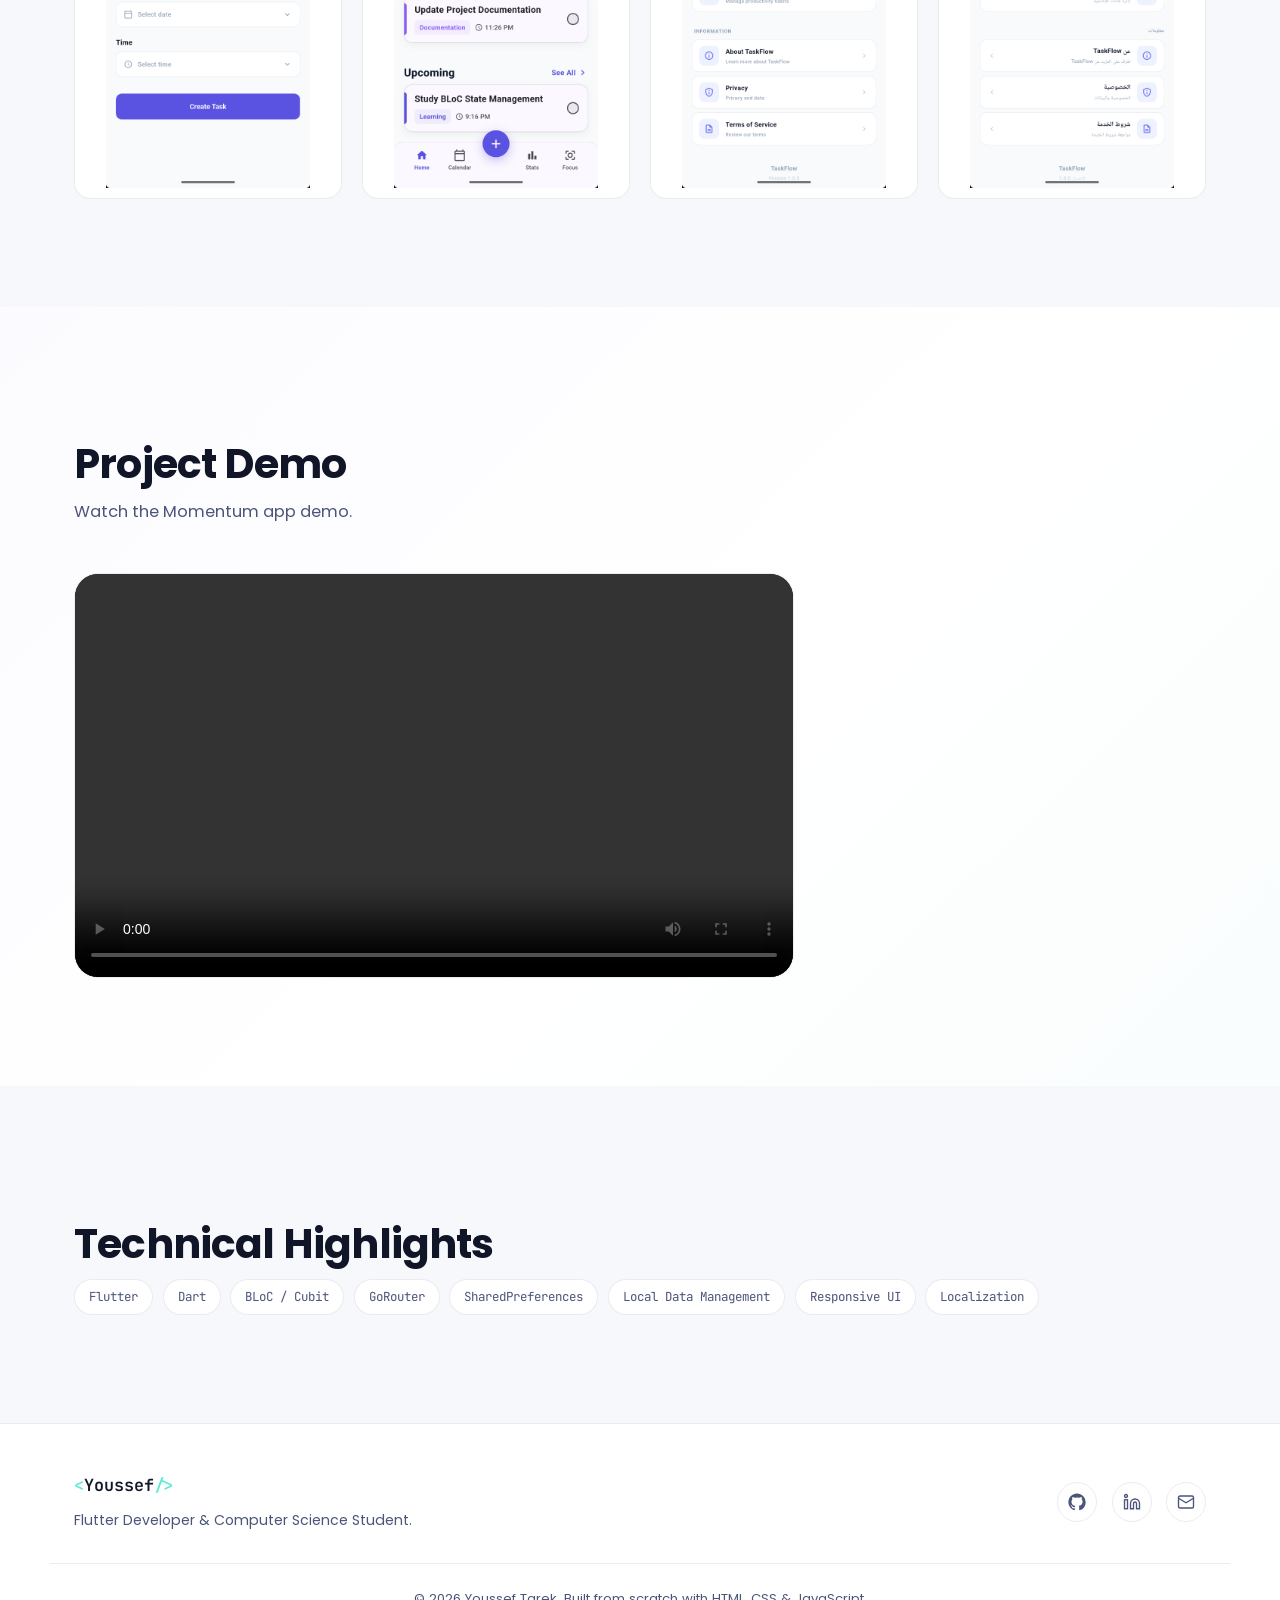
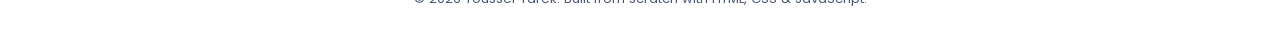
<file: projects/task-app.html>
<!DOCTYPE html>
<html lang="en" data-theme="dark">
<head>
  <meta charset="UTF-8" />
  <meta name="viewport" content="width=device-width, initial-scale=1.0" />
  <title>Momentum — To-Do List App | Youssef Tarek</title>

  <!-- SEO -->
  <meta name="description" content="Momentum is Youssef Tarek's Flutter to-do app for organizing tasks, tracking progress and managing daily routines." />
  <meta name="keywords" content="Task App, Flutter, Dart, BLoC, Cubit, GoRouter, Youssef Tarek, Flutter Developer" />
  <meta name="author" content="Youssef Tarek" />
  <link rel="canonical" href="https://yousseftarek.dev/projects/task-app.html" />

  <!-- Open Graph -->
  <meta property="og:type" content="website" />
  <meta property="og:title" content="Momentum — To-Do List App | Youssef Tarek" />
  <meta property="og:description" content="A productivity-focused Flutter application for organizing tasks and tracking daily progress." />
  <meta property="og:url" content="https://yousseftarek.dev/projects/task-app.html" />
  <meta property="og:site_name" content="Youssef Tarek Portfolio" />

  <!-- Twitter Card -->
  <meta name="twitter:card" content="summary_large_image" />
  <meta name="twitter:title" content="Momentum — To-Do List App | Youssef Tarek" />
  <meta name="twitter:description" content="A productivity-focused Flutter application for organizing tasks and tracking daily progress." />

  <!-- Favicon -->
  <link rel="icon" type="image/svg+xml" href="../assets/icons/favicon.svg" />

  <!-- Fonts -->
  <link rel="preconnect" href="https://fonts.googleapis.com" />
  <link rel="preconnect" href="https://fonts.gstatic.com" crossorigin />
  <link href="https://fonts.googleapis.com/css2?family=Poppins:wght@300;400;500;600;700;800&family=JetBrains+Mono:wght@400;500;600;700&display=swap" rel="stylesheet" />

  <link rel="stylesheet" href="../style.css" />
</head>
<body>

  <!-- ================= LOADER ================= -->
  <div class="loader" id="loader" aria-hidden="true">
    <div class="loader__mark">
      <span class="loader__bracket">&lt;</span>
      <span class="loader__name">YT</span>
      <span class="loader__bracket">/&gt;</span>
    </div>
    <div class="loader__bar"><span></span></div>
  </div>

  <!-- ================= SCROLL PROGRESS ================= -->
  <div class="progress-bar" id="progressBar" role="progressbar" aria-hidden="true"><span id="progressFill"></span></div>

  <!-- ================= SKIP LINK ================= -->
  <a class="skip-link" href="#main">Skip to main content</a>

  <!-- ================= NAVBAR ================= -->
  <header class="navbar" id="navbar">
    <nav class="nav container" aria-label="Primary navigation">
      <a href="../index.html#home" class="nav__logo" aria-label="Youssef Tarek — home">
        <span class="nav__logo-bracket">&lt;</span>Youssef<span class="nav__logo-bracket">/&gt;</span>
      </a>

      <ul class="nav__links" id="navLinks">
        <li><a href="../index.html#home" class="nav__link">Home</a></li>
        <li><a href="../index.html#about" class="nav__link">About</a></li>
        <li><a href="../index.html#skills" class="nav__link">Skills</a></li>
        <li><a href="../index.html#services" class="nav__link">Services</a></li>
        <li><a href="../index.html#projects" class="nav__link active-link">Projects</a></li>
        <li><a href="../index.html#experience" class="nav__link">Experience</a></li>
        <li><a href="../index.html#contact" class="nav__link">Contact</a></li>
      </ul>

      <div class="nav__actions">
        <button class="theme-toggle" id="themeToggle" type="button" aria-label="Toggle light and dark theme" aria-pressed="false">
          <svg class="icon icon-sun" viewBox="0 0 24 24" fill="none" stroke="currentColor" stroke-width="2" aria-hidden="true"><circle cx="12" cy="12" r="4"/><path d="M12 2v2M12 20v2M4.93 4.93l1.41 1.41M17.66 17.66l1.41 1.41M2 12h2M20 12h2M4.93 19.07l1.41-1.41M17.66 6.34l1.41-1.41"/></svg>
          <svg class="icon icon-moon" viewBox="0 0 24 24" fill="none" stroke="currentColor" stroke-width="2" aria-hidden="true"><path d="M21 12.79A9 9 0 1 1 11.21 3 7 7 0 0 0 21 12.79Z"/></svg>
        </button>

        <button class="nav__burger" id="navBurger" type="button" aria-label="Open menu" aria-expanded="false" aria-controls="navLinks">
          <span></span><span></span><span></span>
        </button>
      </div>
    </nav>
  </header>

  <main id="main">

    <!-- ================= BREADCRUMB ================= -->
    <div class="container">
      <a href="../index.html#projects" class="back-to-projects">
        <svg viewBox="0 0 24 24" fill="none" stroke="currentColor" stroke-width="2" aria-hidden="true"><path d="M19 12H5M12 19l-7-7 7-7"/></svg>
        <span>Back to Projects</span>
      </a>
    </div>

    <!-- ================= PROJECT HERO ================= -->
    <section class="section project-hero">
      <div class="container">
        <span class="project-card__status project-card__status--done">Completed</span>
        <h1 class="section__title">Momentum — To-Do List App</h1>
        <p class="section__subtitle" style="margin-bottom: 1.25rem;">
          A productivity-focused Flutter application for organizing tasks, tracking daily
          progress and staying on top of a home dashboard.
        </p>
        <ul class="project-card__tags">
          <li>Flutter</li><li>Dart</li><li>BLoC / Cubit</li><li>GoRouter</li>
        </ul>

        <div class="project-hero__actions">
          <a class="btn btn--primary" href="https://github.com/yousseftarekx2-tech/Momentum" target="_blank" rel="noopener noreferrer">
            <svg viewBox="0 0 24 24" fill="currentColor" aria-hidden="true"><path d="M12 .5C5.73.5.5 5.74.5 12.02c0 5.1 3.29 9.4 7.86 10.93.58.1.79-.25.79-.56 0-.28-.01-1.02-.02-2-3.2.7-3.87-1.54-3.87-1.54-.53-1.34-1.29-1.7-1.29-1.7-1.05-.72.08-.71.08-.71 1.17.08 1.78 1.2 1.78 1.2 1.03 1.77 2.71 1.26 3.37.96.1-.75.4-1.26.73-1.55-2.56-.29-5.26-1.28-5.26-5.7 0-1.26.45-2.29 1.19-3.09-.12-.29-.52-1.46.11-3.05 0 0 .97-.31 3.18 1.18a11 11 0 0 1 5.8 0c2.2-1.49 3.17-1.18 3.17-1.18.64 1.59.24 2.76.12 3.05.74.8 1.18 1.83 1.18 3.09 0 4.43-2.7 5.4-5.28 5.69.42.36.78 1.07.78 2.17 0 1.57-.01 2.83-.01 3.22 0 .31.2.67.8.56A10.53 10.53 0 0 0 23.5 12c0-6.28-5.23-11.5-11.5-11.5z"/></svg>
            <span>View on GitHub</span>
          </a>
        </div>

        <div class="project-hero__image">
          <img src="../assets/images/hero.png" alt="Momentum application interface" loading="lazy" />
        </div>
      </div>
    </section>

    <!-- ================= OVERVIEW ================= -->
    <section class="section section--alt">
      <div class="container">
        <p class="eyebrow"></p>
        <h2 class="section__title">Project Overview</h2>

        <div class="overview-grid">
          <div class="panel-card">
            <p class="panel-card__eyebrow"></p>
            <h3>Overview</h3>
            <p>Momentum is a productivity-focused Flutter app for organizing tasks, tracking daily progress, and managing routines through a clear home dashboard.</p>
          </div>
          <div class="panel-card">
            <p class="panel-card__eyebrow"></p>
            <h3>Problem</h3>
            <p>Keeping track of daily tasks across scattered notes and apps makes it hard to see real progress or stay consistent with a routine.</p>
          </div>
          <div class="panel-card">
            <p class="panel-card__eyebrow"></p>
            <h3>Solution</h3>
            <p>A single, focused mobile app that centralizes task creation, an onboarding flow for new users, and a home dashboard that visualizes today's progress at a glance.</p>
          </div>
          <div class="panel-card panel-card--outline features-card">
            <p class="panel-card__eyebrow"></p>
            <h3>Key Features</h3>
            <ul class="panel-list">
              <li>Home dashboard with today's progress overview</li>
              <li>Task creation, editing and completion tracking</li>
              <li>Guided onboarding flow for first-time users</li>
              <li>Focus-oriented, distraction-free screens</li>
              <li>Reusable, componentized widget structure</li>
            </ul>
          </div>
        </div>
      </div>
    </section>

    <!-- ================= SCREENSHOTS ================= -->
    <section class="section">
      <div class="container">
        <p class="eyebrow"></p>
        <h2 class="section__title">Screenshots</h2>
        <p class="section__subtitle">Placeholder gallery — swap these files at the same paths with real screenshots.</p>

        <div class="gallery-grid">
          <div class="gallery-grid__item"><img src="../assets/images/screen_6.png" alt="Task App screenshot 6 placeholder" loading="lazy" /></div>
          <div class="gallery-grid__item"><img src="../assets/images/screen_7.png" alt="Task App screenshot 7 placeholder" loading="lazy" /></div>
          <div class="gallery-grid__item"><img src="../assets/images/screen_2.png" alt="Task App screenshot 2 placeholder" loading="lazy" /></div>
          <div class="gallery-grid__item"><img src="../assets/images/screen_8.png" alt="Task App screenshot 8 placeholder" loading="lazy" /></div>
          <div class="gallery-grid__item"><img src="../assets/images/screen_3.png" alt="Task App screenshot 3 placeholder" loading="lazy" /></div>
          <div class="gallery-grid__item"><img src="../assets/images/screen_1.png" alt="Task App screenshot 1 placeholder" loading="lazy" /></div>
          <div class="gallery-grid__item"><img src="../assets/images/screen_4.png" alt="Task App screenshot 4 placeholder" loading="lazy" /></div>
          <div class="gallery-grid__item"><img src="../assets/images/screen_5.png" alt="Task App screenshot 5 placeholder" loading="lazy" /></div>


        </div>
      </div>
    </section>

    <!-- ================= DEMO VIDEO ================= -->
    <section class="section section--alt">
      <div class="container">
        <p class="eyebrow"></p>
        <h2 class="section__title">Project Demo</h2>
        <p class="section__subtitle">Watch the Momentum app demo.</p>

        <div class="video-placeholder">
          <video src="../assets/projects/task_app/demo.mp4" controls preload="metadata" aria-label="Momentum app demo video">
            Your browser does not support embedded video. <a href="../assets/projects/task_app/demo.mp4">Open the demo video</a>.
          </video>
        </div>
      </div>
    </section>

    <!-- ================= TECHNICAL HIGHLIGHTS ================= -->
    <section class="section">
      <div class="container">
        <p class="eyebrow"></p>
        <h2 class="section__title">Technical Highlights</h2>

        <ul class="highlights-list">
          <li>Flutter</li>
          <li>Dart</li>
          <li>BLoC / Cubit</li>
          <li>GoRouter</li>
          <li>SharedPreferences</li>
          <li>Local Data Management</li>
          <li>Responsive UI</li>
          <li>Localization</li>
        </ul>
      </div>
    </section>

  </main>

  <!-- ================= FOOTER ================= -->
  <footer class="footer">
    <div class="container footer__grid">
      <div>
        <a href="../index.html#home" class="nav__logo">
          <span class="nav__logo-bracket">&lt;</span>Youssef<span class="nav__logo-bracket">/&gt;</span>
        </a>
        <p class="footer__tag">Flutter Developer &amp; Computer Science Student.</p>
      </div>

      <ul class="footer__social" aria-label="Social links">
        <li>
          <a href="https://github.com/yousseftarekx2-tech" target="_blank" rel="noopener noreferrer" aria-label="GitHub">
            <svg viewBox="0 0 24 24" fill="currentColor" aria-hidden="true"><path d="M12 .5C5.73.5.5 5.74.5 12.02c0 5.1 3.29 9.4 7.86 10.93.58.1.79-.25.79-.56 0-.28-.01-1.02-.02-2-3.2.7-3.87-1.54-3.87-1.54-.53-1.34-1.29-1.7-1.29-1.7-1.05-.72.08-.71.08-.71 1.17.08 1.78 1.2 1.78 1.2 1.03 1.77 2.71 1.26 3.37.96.1-.75.4-1.26.73-1.55-2.56-.29-5.26-1.28-5.26-5.7 0-1.26.45-2.29 1.19-3.09-.12-.29-.52-1.46.11-3.05 0 0 .97-.31 3.18 1.18a11 11 0 0 1 5.8 0c2.2-1.49 3.17-1.18 3.17-1.18.64 1.59.24 2.76.12 3.05.74.8 1.18 1.83 1.18 3.09 0 4.43-2.7 5.4-5.28 5.69.42.36.78 1.07.78 2.17 0 1.57-.01 2.83-.01 3.22 0 .31.2.67.8.56A10.53 10.53 0 0 0 23.5 12c0-6.28-5.23-11.5-11.5-11.5z"/></svg>
          </a>
        </li>
        <li>
          <a href="https://www.linkedin.com/in/youssef-tarek-1bb895340" target="_blank" rel="noopener noreferrer" aria-label="LinkedIn">
            <svg viewBox="0 0 24 24" fill="none" stroke="currentColor" stroke-width="1.8" aria-hidden="true"><path d="M16 8a6 6 0 0 1 6 6v7h-4v-7a2 2 0 0 0-4 0v7h-4v-7a6 6 0 0 1 6-6z"/><rect x="2" y="9" width="4" height="12"/><circle cx="4" cy="4" r="2"/></svg>
          </a>
        </li>
        <li>
          <a href="mailto:yousseftarekx2@gmail.com" aria-label="Email">
            <svg viewBox="0 0 24 24" fill="none" stroke="currentColor" stroke-width="1.8" aria-hidden="true"><rect x="2" y="4" width="20" height="16" rx="2"/><path d="M2 7l10 6 10-6"/></svg>
          </a>
        </li>
      </ul>
    </div>
    <div class="container footer__bottom">
      <p>&copy; <span id="year"></span> Youssef Tarek. Built from scratch with HTML, CSS &amp; JavaScript.</p>
    </div>
  </footer>

  <!-- ================= BACK TO TOP ================= -->
  <button class="back-to-top" id="backToTop" type="button" aria-label="Back to top">
    <svg viewBox="0 0 24 24" fill="none" stroke="currentColor" stroke-width="2" aria-hidden="true"><path d="M12 19V5M5 12l7-7 7 7"/></svg>
  </button>

  <script src="../script.js"></script>
</body>
</html>
</file>
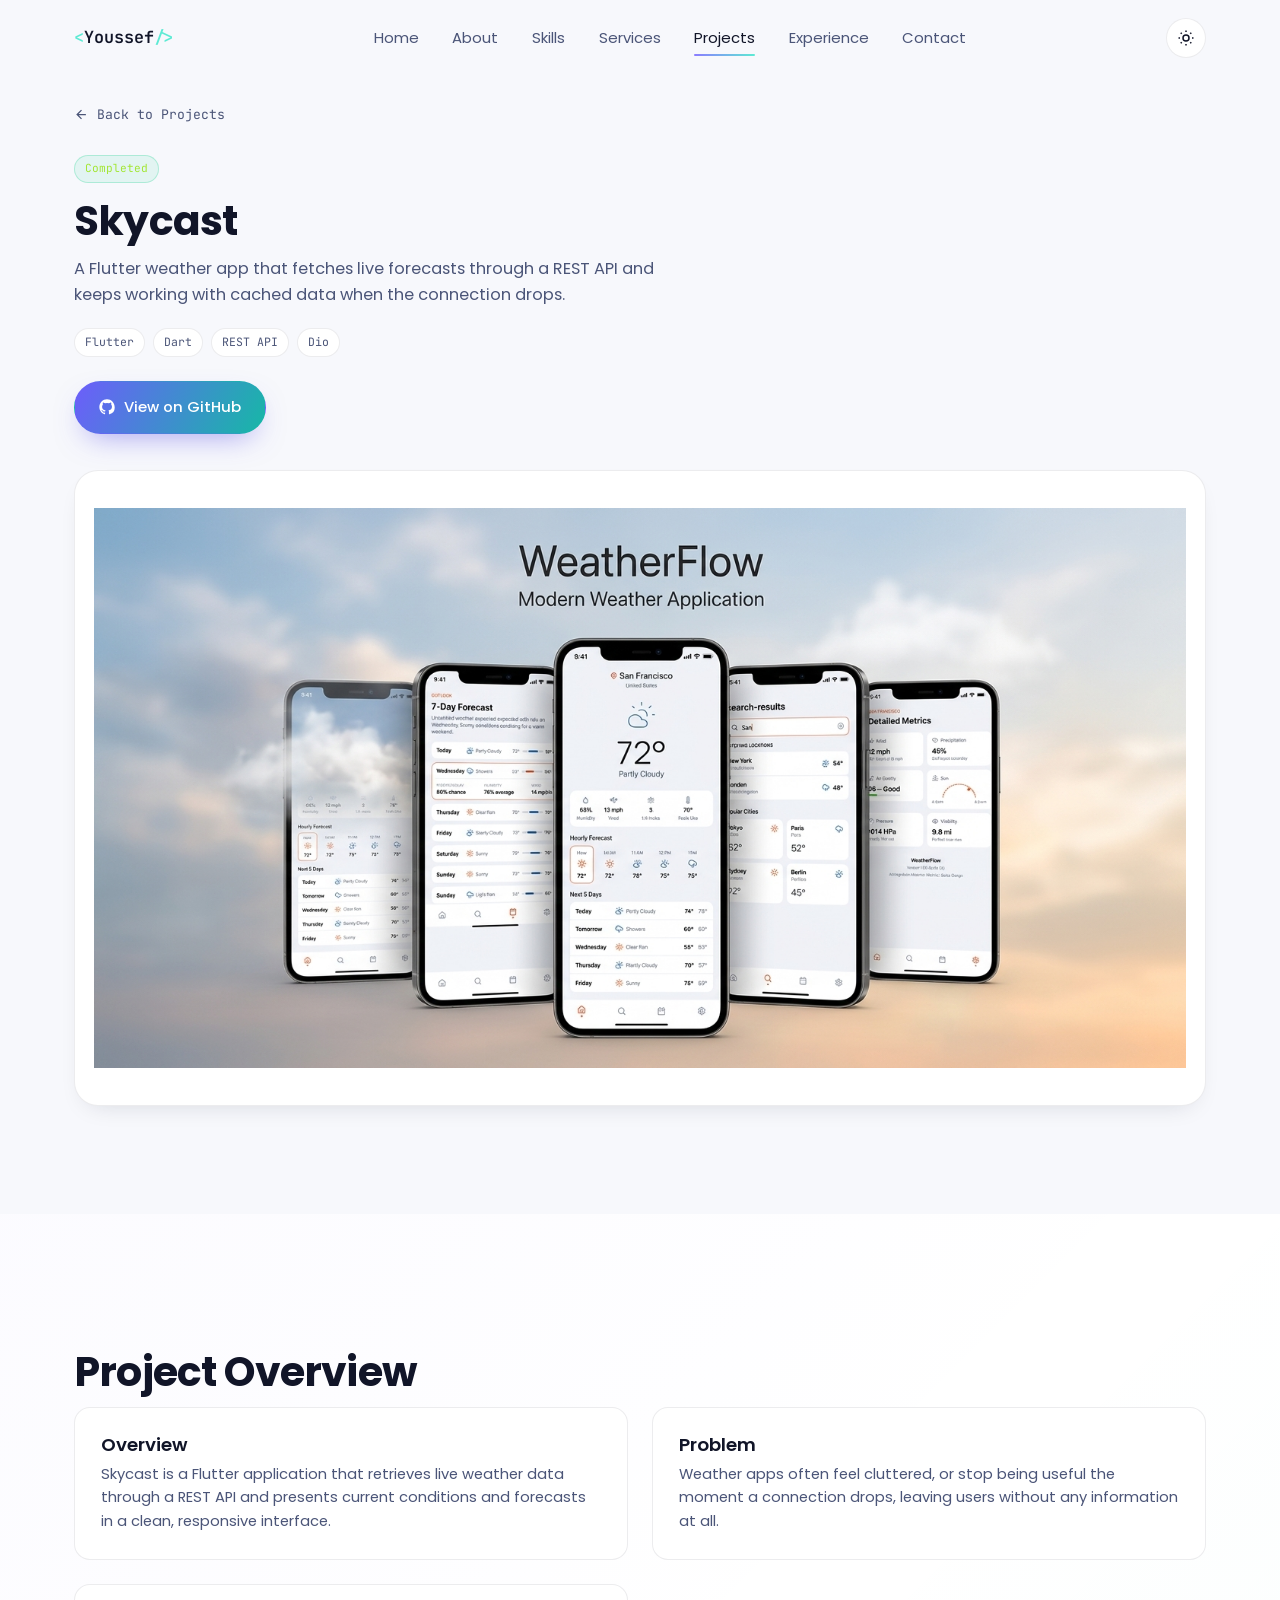
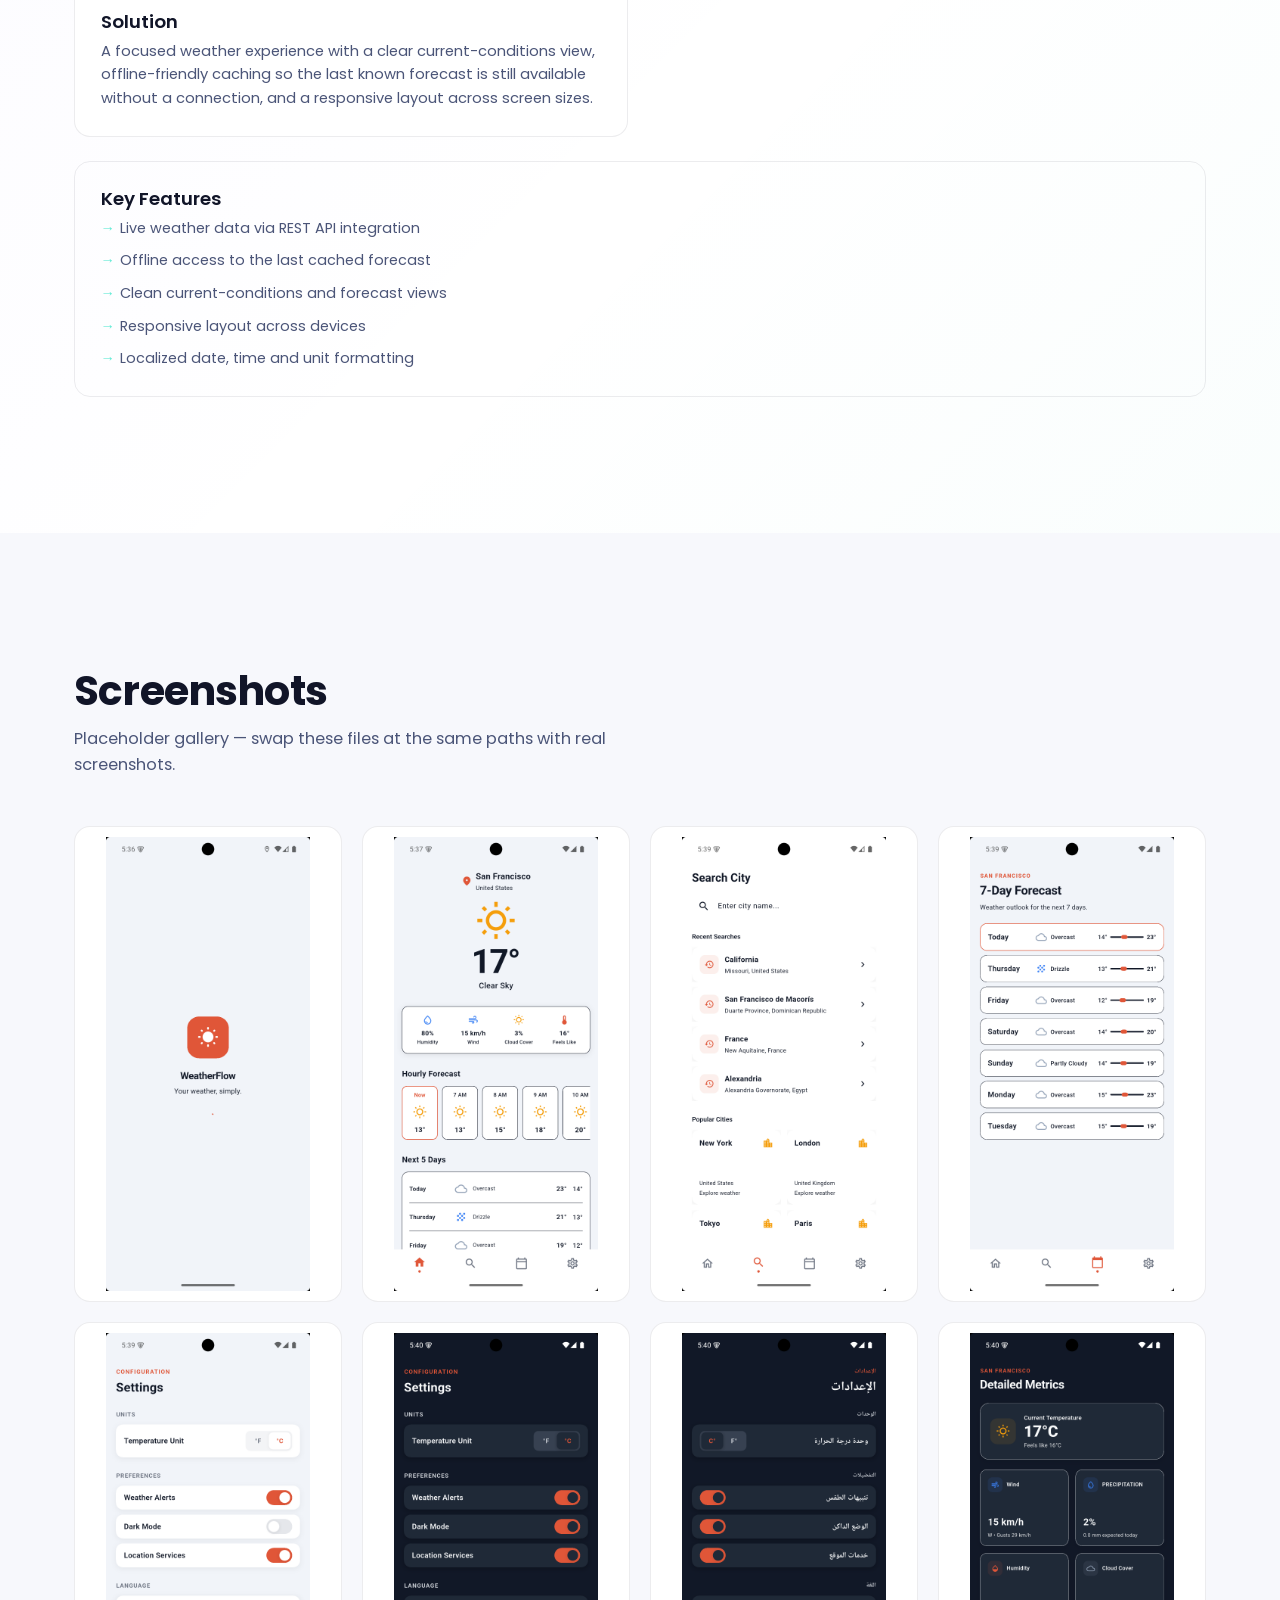
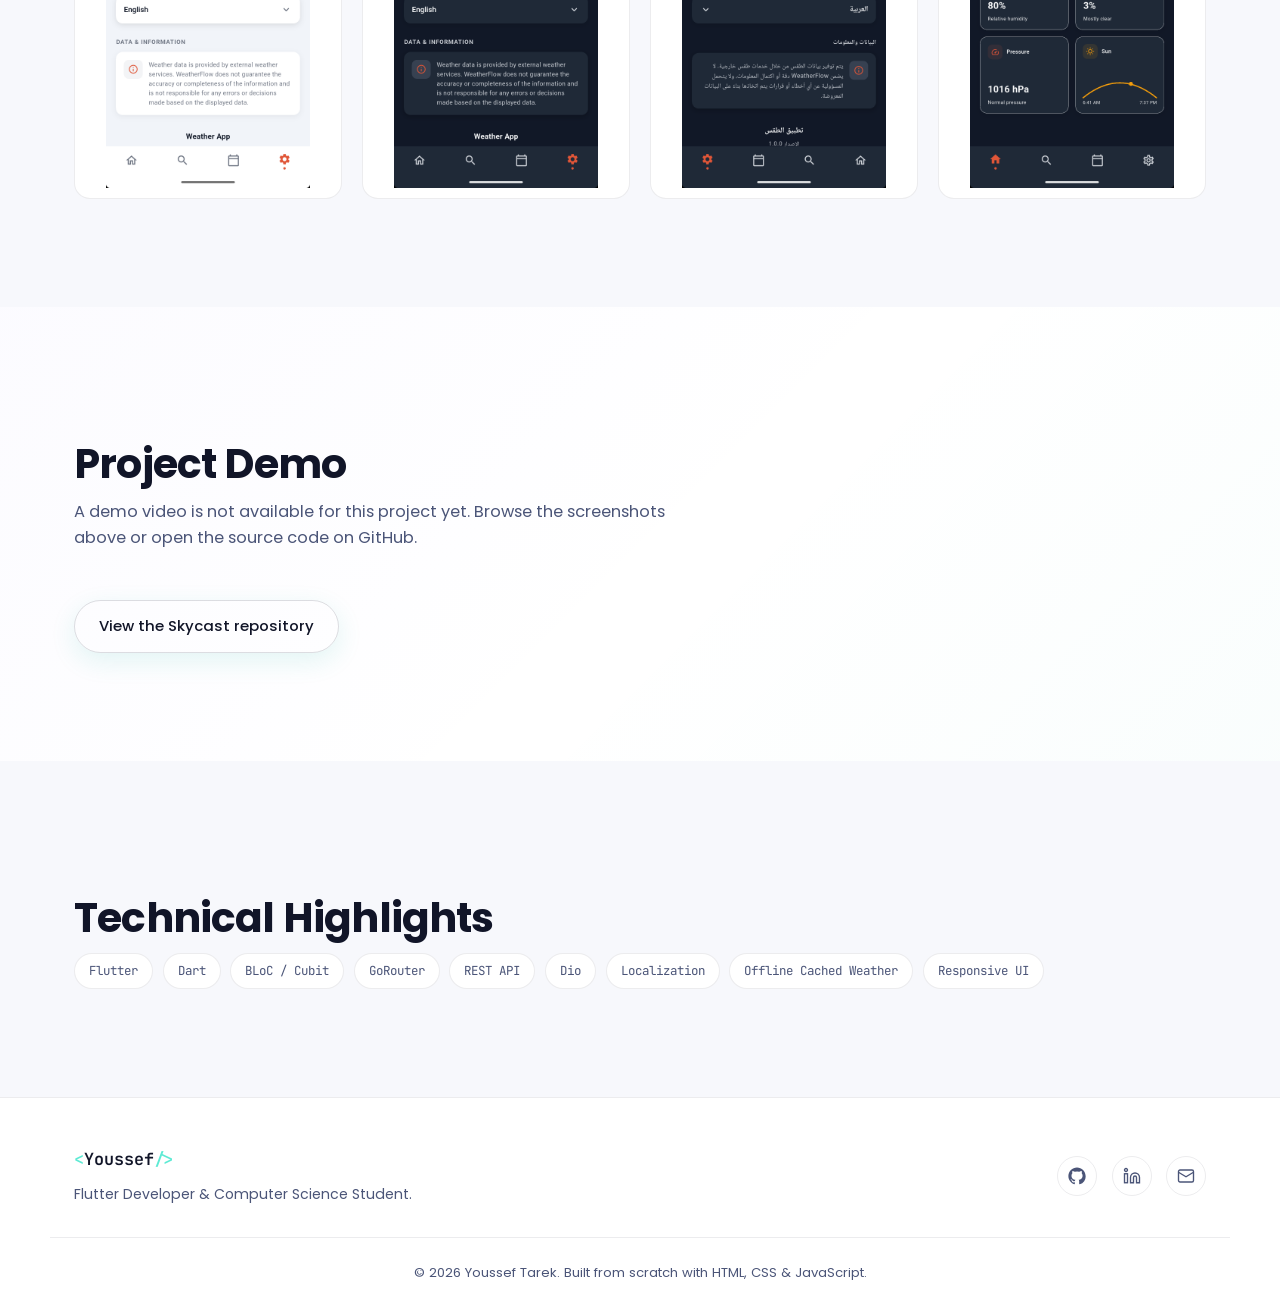
<file: projects/weather-app.html>
<!DOCTYPE html>
<html lang="en" data-theme="dark">
<head>
  <meta charset="UTF-8" />
  <meta name="viewport" content="width=device-width, initial-scale=1.0" />
  <title>Skycast — Project Details | Youssef Tarek</title>

  <!-- SEO -->
  <meta name="description" content="Skycast — a Flutter application by Youssef Tarek that fetches live forecasts through a REST API with offline caching." />
  <meta name="keywords" content="Skycast, Flutter, Dart, REST API, Dio, Youssef Tarek, Flutter Developer" />
  <meta name="author" content="Youssef Tarek" />
  <link rel="canonical" href="https://yousseftarek.dev/projects/weather-app.html" />

  <!-- Open Graph -->
  <meta property="og:type" content="website" />
  <meta property="og:title" content="Skycast — Project Details | Youssef Tarek" />
  <meta property="og:description" content="A Flutter weather app with live REST API forecasts and offline caching." />
  <meta property="og:url" content="https://yousseftarek.dev/projects/weather-app.html" />
  <meta property="og:site_name" content="Youssef Tarek Portfolio" />

  <!-- Twitter Card -->
  <meta name="twitter:card" content="summary_large_image" />
  <meta name="twitter:title" content="Skycast — Project Details | Youssef Tarek" />
  <meta name="twitter:description" content="A Flutter weather app with live REST API forecasts and offline caching." />

  <!-- Favicon -->
  <link rel="icon" type="image/svg+xml" href="../assets/icons/favicon.svg" />

  <!-- Fonts -->
  <link rel="preconnect" href="https://fonts.googleapis.com" />
  <link rel="preconnect" href="https://fonts.gstatic.com" crossorigin />
  <link href="https://fonts.googleapis.com/css2?family=Poppins:wght@300;400;500;600;700;800&family=JetBrains+Mono:wght@400;500;600;700&display=swap" rel="stylesheet" />

  <link rel="stylesheet" href="../style.css" />
</head>
<body>

  <!-- ================= LOADER ================= -->
  <div class="loader" id="loader" aria-hidden="true">
    <div class="loader__mark">
      <span class="loader__bracket">&lt;</span>
      <span class="loader__name">YT</span>
      <span class="loader__bracket">/&gt;</span>
    </div>
    <div class="loader__bar"><span></span></div>
  </div>

  <!-- ================= SCROLL PROGRESS ================= -->
  <div class="progress-bar" id="progressBar" role="progressbar" aria-hidden="true"><span id="progressFill"></span></div>

  <!-- ================= SKIP LINK ================= -->
  <a class="skip-link" href="#main">Skip to main content</a>

  <!-- ================= NAVBAR ================= -->
  <header class="navbar" id="navbar">
    <nav class="nav container" aria-label="Primary navigation">
      <a href="../index.html#home" class="nav__logo" aria-label="Youssef Tarek — home">
        <span class="nav__logo-bracket">&lt;</span>Youssef<span class="nav__logo-bracket">/&gt;</span>
      </a>

      <ul class="nav__links" id="navLinks">
        <li><a href="../index.html#home" class="nav__link">Home</a></li>
        <li><a href="../index.html#about" class="nav__link">About</a></li>
        <li><a href="../index.html#skills" class="nav__link">Skills</a></li>
        <li><a href="../index.html#services" class="nav__link">Services</a></li>
        <li><a href="../index.html#projects" class="nav__link active-link">Projects</a></li>
        <li><a href="../index.html#experience" class="nav__link">Experience</a></li>
        <li><a href="../index.html#contact" class="nav__link">Contact</a></li>
      </ul>

      <div class="nav__actions">
        <button class="theme-toggle" id="themeToggle" type="button" aria-label="Toggle light and dark theme" aria-pressed="false">
          <svg class="icon icon-sun" viewBox="0 0 24 24" fill="none" stroke="currentColor" stroke-width="2" aria-hidden="true"><circle cx="12" cy="12" r="4"/><path d="M12 2v2M12 20v2M4.93 4.93l1.41 1.41M17.66 17.66l1.41 1.41M2 12h2M20 12h2M4.93 19.07l1.41-1.41M17.66 6.34l1.41-1.41"/></svg>
          <svg class="icon icon-moon" viewBox="0 0 24 24" fill="none" stroke="currentColor" stroke-width="2" aria-hidden="true"><path d="M21 12.79A9 9 0 1 1 11.21 3 7 7 0 0 0 21 12.79Z"/></svg>
        </button>

        <button class="nav__burger" id="navBurger" type="button" aria-label="Open menu" aria-expanded="false" aria-controls="navLinks">
          <span></span><span></span><span></span>
        </button>
      </div>
    </nav>
  </header>

  <main id="main">

    <!-- ================= BREADCRUMB ================= -->
    <div class="container">
      <a href="../index.html#projects" class="back-to-projects">
        <svg viewBox="0 0 24 24" fill="none" stroke="currentColor" stroke-width="2" aria-hidden="true"><path d="M19 12H5M12 19l-7-7 7-7"/></svg>
        <span>Back to Projects</span>
      </a>
    </div>

    <!-- ================= PROJECT HERO ================= -->
    <section class="section project-hero">
      <div class="container">
        <span class="project-card__status project-card__status--done">Completed</span>
        <h1 class="section__title">Skycast</h1>
        <p class="section__subtitle" style="margin-bottom: 1.25rem;">
          A Flutter weather app that fetches live forecasts through a REST API and keeps
          working with cached data when the connection drops.
        </p>
        <ul class="project-card__tags">
          <li>Flutter</li><li>Dart</li><li>REST API</li><li>Dio</li>
        </ul>

        <div class="project-hero__actions">
          <a class="btn btn--primary" href="https://github.com/yousseftarekx2-tech/Skycast" target="_blank" rel="noopener noreferrer">
            <svg viewBox="0 0 24 24" fill="currentColor" aria-hidden="true"><path d="M12 .5C5.73.5.5 5.74.5 12.02c0 5.1 3.29 9.4 7.86 10.93.58.1.79-.25.79-.56 0-.28-.01-1.02-.02-2-3.2.7-3.87-1.54-3.87-1.54-.53-1.34-1.29-1.7-1.29-1.7-1.05-.72.08-.71.08-.71 1.17.08 1.78 1.2 1.78 1.2 1.03 1.77 2.71 1.26 3.37.96.1-.75.4-1.26.73-1.55-2.56-.29-5.26-1.28-5.26-5.7 0-1.26.45-2.29 1.19-3.09-.12-.29-.52-1.46.11-3.05 0 0 .97-.31 3.18 1.18a11 11 0 0 1 5.8 0c2.2-1.49 3.17-1.18 3.17-1.18.64 1.59.24 2.76.12 3.05.74.8 1.18 1.83 1.18 3.09 0 4.43-2.7 5.4-5.28 5.69.42.36.78 1.07.78 2.17 0 1.57-.01 2.83-.01 3.22 0 .31.2.67.8.56A10.53 10.53 0 0 0 23.5 12c0-6.28-5.23-11.5-11.5-11.5z"/></svg>
            <span>View on GitHub</span>
          </a>
        </div>

        <div class="project-hero__image">
          <img src="../assets/projects/weather_app/hero.jpg" alt="Skycast hero placeholder — replace with a real screenshot at the same path" loading="lazy" />
        </div>
      </div>
    </section>

    <!-- ================= OVERVIEW ================= -->
    <section class="section section--alt">
      <div class="container">
        <p class="eyebrow"></p>
        <h2 class="section__title">Project Overview</h2>

        <div class="overview-grid">
          <div class="panel-card">
            <p class="panel-card__eyebrow"></p>
            <h3>Overview</h3>
            <p>Skycast is a Flutter application that retrieves live weather data through a REST API and presents current conditions and forecasts in a clean, responsive interface.</p>
          </div>
          <div class="panel-card">
            <p class="panel-card__eyebrow"></p>
            <h3>Problem</h3>
            <p>Weather apps often feel cluttered, or stop being useful the moment a connection drops, leaving users without any information at all.</p>
          </div>
          <div class="panel-card">
            <p class="panel-card__eyebrow"></p>
            <h3>Solution</h3>
            <p>A focused weather experience with a clear current-conditions view, offline-friendly caching so the last known forecast is still available without a connection, and a responsive layout across screen sizes.</p>
          </div>
          <div class="panel-card panel-card--outline features-card">
            <p class="panel-card__eyebrow"></p>
            <h3>Key Features</h3>
            <ul class="panel-list">
              <li>Live weather data via REST API integration</li>
              <li>Offline access to the last cached forecast</li>
              <li>Clean current-conditions and forecast views</li>
              <li>Responsive layout across devices</li>
              <li>Localized date, time and unit formatting</li>
            </ul>
          </div>
        </div>
      </div>
    </section>

    <!-- ================= SCREENSHOTS ================= -->
    <section class="section">
      <div class="container">
        <p class="eyebrow"></p>
        <h2 class="section__title">Screenshots</h2>
        <p class="section__subtitle">Placeholder gallery — swap these files at the same paths with real screenshots.</p>

        <div class="gallery-grid">
          <div class="gallery-grid__item"><img src="../assets/projects/weather_app/screen_1.png" alt="Skycast screenshot 1 placeholder" loading="lazy" /></div>
          <div class="gallery-grid__item"><img src="../assets/projects/weather_app/screen_2.png" alt="Skycast screenshot 2 placeholder" loading="lazy" /></div>
          <div class="gallery-grid__item"><img src="../assets/projects/weather_app/screen_3.png" alt="Skycast screenshot 3 placeholder" loading="lazy" /></div>
          <div class="gallery-grid__item"><img src="../assets/projects/weather_app/screen_4.png" alt="Skycast screenshot 4 placeholder" loading="lazy" /></div>
          <div class="gallery-grid__item"><img src="../assets/projects/weather_app/screen_5.png" alt="Skycast screenshot 1 placeholder" loading="lazy" /></div>
          <div class="gallery-grid__item"><img src="../assets/projects/weather_app/screen_6.png" alt="Skycast screenshot 2 placeholder" loading="lazy" /></div>
          <div class="gallery-grid__item"><img src="../assets/projects/weather_app/screen_7.png" alt="Skycast screenshot 3 placeholder" loading="lazy" /></div>
          <div class="gallery-grid__item"><img src="../assets/projects/weather_app/screen_8.png" alt="Skycast screenshot 4 placeholder" loading="lazy" /></div>
        </div>
      </div>
    </section>

    <!-- ================= DEMO VIDEO ================= -->
    <section class="section section--alt">
      <div class="container">
        <p class="eyebrow"></p>
        <h2 class="section__title">Project Demo</h2>
        <p class="section__subtitle">A demo video is not available for this project yet. Browse the screenshots above or open the source code on GitHub.</p>
        <a class="btn btn--ghost" href="https://github.com/yousseftarekx2-tech/Skycast" target="_blank" rel="noopener noreferrer">View the Skycast repository</a>
      </div>
    </section>

    <!-- ================= TECHNICAL HIGHLIGHTS ================= -->
    <section class="section">
      <div class="container">
        <p class="eyebrow"></p>
        <h2 class="section__title">Technical Highlights</h2>

        <ul class="highlights-list">
          <li>Flutter</li>
          <li>Dart</li>
          <li>BLoC / Cubit</li>
          <li>GoRouter</li>
          <li>REST API</li>
          <li>Dio</li>
          <li>Localization</li>
          <li>Offline Cached Weather</li>
          <li>Responsive UI</li>
        </ul>
      </div>
    </section>

  </main>

  <!-- ================= FOOTER ================= -->
  <footer class="footer">
    <div class="container footer__grid">
      <div>
        <a href="../index.html#home" class="nav__logo">
          <span class="nav__logo-bracket">&lt;</span>Youssef<span class="nav__logo-bracket">/&gt;</span>
        </a>
        <p class="footer__tag">Flutter Developer &amp; Computer Science Student.</p>
      </div>

      <ul class="footer__social" aria-label="Social links">
        <li>
          <a href="https://github.com/yousseftarekx2-tech" target="_blank" rel="noopener noreferrer" aria-label="GitHub">
            <svg viewBox="0 0 24 24" fill="currentColor" aria-hidden="true"><path d="M12 .5C5.73.5.5 5.74.5 12.02c0 5.1 3.29 9.4 7.86 10.93.58.1.79-.25.79-.56 0-.28-.01-1.02-.02-2-3.2.7-3.87-1.54-3.87-1.54-.53-1.34-1.29-1.7-1.29-1.7-1.05-.72.08-.71.08-.71 1.17.08 1.78 1.2 1.78 1.2 1.03 1.77 2.71 1.26 3.37.96.1-.75.4-1.26.73-1.55-2.56-.29-5.26-1.28-5.26-5.7 0-1.26.45-2.29 1.19-3.09-.12-.29-.52-1.46.11-3.05 0 0 .97-.31 3.18 1.18a11 11 0 0 1 5.8 0c2.2-1.49 3.17-1.18 3.17-1.18.64 1.59.24 2.76.12 3.05.74.8 1.18 1.83 1.18 3.09 0 4.43-2.7 5.4-5.28 5.69.42.36.78 1.07.78 2.17 0 1.57-.01 2.83-.01 3.22 0 .31.2.67.8.56A10.53 10.53 0 0 0 23.5 12c0-6.28-5.23-11.5-11.5-11.5z"/></svg>
          </a>
        </li>
        <li>
          <a href="https://www.linkedin.com/in/youssef-tarek-1bb895340" target="_blank" rel="noopener noreferrer" aria-label="LinkedIn">
            <svg viewBox="0 0 24 24" fill="none" stroke="currentColor" stroke-width="1.8" aria-hidden="true"><path d="M16 8a6 6 0 0 1 6 6v7h-4v-7a2 2 0 0 0-4 0v7h-4v-7a6 6 0 0 1 6-6z"/><rect x="2" y="9" width="4" height="12"/><circle cx="4" cy="4" r="2"/></svg>
          </a>
        </li>
        <li>
          <a href="mailto:yousseftarekx2@gmail.com" aria-label="Email">
            <svg viewBox="0 0 24 24" fill="none" stroke="currentColor" stroke-width="1.8" aria-hidden="true"><rect x="2" y="4" width="20" height="16" rx="2"/><path d="M2 7l10 6 10-6"/></svg>
          </a>
        </li>
      </ul>
    </div>
    <div class="container footer__bottom">
      <p>&copy; <span id="year"></span> Youssef Tarek. Built from scratch with HTML, CSS &amp; JavaScript.</p>
    </div>
  </footer>

  <!-- ================= BACK TO TOP ================= -->
  <button class="back-to-top" id="backToTop" type="button" aria-label="Back to top">
    <svg viewBox="0 0 24 24" fill="none" stroke="currentColor" stroke-width="2" aria-hidden="true"><path d="M12 19V5M5 12l7-7 7 7"/></svg>
  </button>

  <script src="../script.js"></script>
</body>
</html>
</file>
<file: style.css>
/* =========================================================
   Youssef Tarek — Portfolio Stylesheet
   Structure:
   1. Design Tokens (CSS Variables)
   2. Reset & Base
   3. Typography helpers
   4. Layout utilities
   5. Loader
   6. Progress bar
   7. Navbar
   8. Buttons
   9. Hero
   10. About
   11. Skills
   12. Services
   13. Projects
   14. Timeline (Experience/Education)
   15. Contact
   16. Footer
   17. Back to top
   18. Reveal / scroll animations
   19. Responsive breakpoints
   ========================================================= */

/* ============ 1. DESIGN TOKENS ============ */
:root {
  /* Brand palette */
  --primary: #6D5DFB;
  --primary-light: #8B7CFF;
  --secondary: #16B8A6;
  --accent: #5EEAD4;
  --code-accent: #A3E635;

  /* Dark theme surface */
  --bg: #0A1020;
  --bg-elevated: #0E172A;
  --bg-card: rgba(255, 255, 255, 0.045);
  --bg-card-hover: rgba(255, 255, 255, 0.075);
  --border-soft: rgba(148, 163, 184, 0.13);
  --border-strong: rgba(94, 234, 212, 0.36);

  --text: #E7ECF7;
  --text-dim: #9AA6C3;
  --text-dimmer: #6B7592;

  /* Type */
  --font-display: 'Poppins', sans-serif;
  --font-mono: 'JetBrains Mono', monospace;

  /* Radii / shadow */
  --radius-sm: 10px;
  --radius-md: 16px;
  --radius-lg: 24px;
  --shadow-glow: 0 20px 70px -24px rgba(22, 184, 166, 0.55);
  --shadow-soft: 0 10px 30px -12px rgba(0, 0, 0, 0.45);

  /* Motion */
  --ease: cubic-bezier(.22, 1, .36, 1);
  --dur-fast: .2s;
  --dur-med: .45s;

  /* Layout */
  --container-w: 1180px;
  --nav-h: 76px;
}

[data-theme="light"] {
  --bg: #F7F8FC;
  --bg-elevated: #FFFFFF;
  --bg-card: #FFFFFF;
  --bg-card-hover: #F1F3FC;
  --border-soft: rgba(15, 23, 42, 0.08);
  --border-strong: rgba(15, 23, 42, 0.14);

  --text: #111528;
  --text-dim: #4B5578;
  --text-dimmer: #7A83A3;

  --shadow-glow: 0 20px 50px -20px rgba(79, 70, 229, 0.25);
  --shadow-soft: 0 10px 26px -14px rgba(15, 23, 42, 0.18);
}

/* ============ 2. RESET & BASE ============ */
*, *::before, *::after { box-sizing: border-box; }
html { scroll-behavior: smooth; }

body {
  margin: 0;
  background: var(--bg);
  color: var(--text);
  font-family: var(--font-display);
  font-size: 16px;
  line-height: 1.6;
  -webkit-font-smoothing: antialiased;
  transition: background-color var(--dur-med) var(--ease), color var(--dur-med) var(--ease);
  overflow-x: hidden;
}

img, svg { display: block; max-width: 100%; }
a { color: inherit; text-decoration: none; }
ul { list-style: none; margin: 0; padding: 0; }
h1, h2, h3, h4 { margin: 0; font-weight: 600; line-height: 1.15; }
p { margin: 0 0 1rem; color: var(--text-dim); }
button { font-family: inherit; cursor: pointer; }
input, textarea { font-family: inherit; }

:focus-visible {
  outline: 2px solid var(--accent);
  outline-offset: 3px;
  border-radius: 4px;
}

.skip-link {
  position: absolute;
  left: -999px;
  top: 0;
  background: var(--primary);
  color: #fff;
  padding: .75rem 1.25rem;
  border-radius: 0 0 8px 0;
  z-index: 999;
}
.skip-link:focus { left: 0; }

@media (prefers-reduced-motion: reduce) {
  *, *::before, *::after {
    animation-duration: 0.001ms !important;
    animation-iteration-count: 1 !important;
    transition-duration: 0.001ms !important;
    scroll-behavior: auto !important;
  }
}

/* ============ 3. TYPOGRAPHY HELPERS ============ */
.eyebrow {
  display: inline-flex;
  align-items: center;
  gap: .5rem;
  font-family: var(--font-mono);
  font-size: .8rem;
  letter-spacing: .03em;
  color: var(--code-accent);
  margin: 0 0 1rem;
}
.eyebrow__dot {
  width: 6px; height: 6px; border-radius: 50%;
  background: var(--code-accent);
  box-shadow: 0 0 0 4px rgba(52, 211, 153, .15);
}

.text-gradient {
  background: linear-gradient(120deg, var(--primary-light), var(--secondary) 55%, var(--accent));
  -webkit-background-clip: text;
  background-clip: text;
  color: transparent;
}

.section__title {
  font-size: clamp(1.9rem, 3.2vw, 2.6rem);
  font-weight: 700;
  letter-spacing: -.02em;
  margin-bottom: .75rem;
  max-width: 720px;
}
.section__subtitle {
  color: var(--text-dim);
  max-width: 620px;
  margin-bottom: 3rem;
  font-size: 1.02rem;
}

/* ============ 4. LAYOUT ============ */
.container {
  width: 100%;
  max-width: var(--container-w);
  margin-inline: auto;
  padding-inline: 24px;
}
.section { padding: 108px 0; position: relative; }
.section--alt { background: var(--bg-elevated); }

/* ============ 5. LOADER ============ */
.loader {
  position: fixed; inset: 0; z-index: 9999;
  background: var(--bg);
  display: flex; flex-direction: column; align-items: center; justify-content: center;
  gap: 1.25rem;
  transition: opacity .6s var(--ease), visibility .6s var(--ease);
}
.loader.is-hidden { opacity: 0; visibility: hidden; pointer-events: none; }
.loader__mark {
  font-family: var(--font-mono);
  font-size: 2rem;
  font-weight: 600;
  color: var(--text);
  letter-spacing: .05em;
}
.loader__bracket { color: var(--primary-light); animation: pulseBracket 1.2s ease-in-out infinite; }
.loader__bracket:last-child { animation-delay: .3s; }
@keyframes pulseBracket { 0%, 100% { opacity: .35; } 50% { opacity: 1; } }
.loader__bar {
  width: 160px; height: 3px; border-radius: 3px;
  background: var(--border-soft); overflow: hidden;
}
.loader__bar span {
  display: block; height: 100%; width: 40%;
  background: linear-gradient(90deg, var(--primary), var(--accent));
  animation: loaderSlide 1.1s ease-in-out infinite;
}
@keyframes loaderSlide {
  0% { transform: translateX(-100%); }
  100% { transform: translateX(350%); }
}

/* ============ 6. PROGRESS BAR ============ */
.progress-bar {
  position: fixed; top: 0; left: 0; width: 100%; height: 3px;
  z-index: 1001; background: transparent;
}
.progress-bar span {
  display: block; height: 100%; width: 0%;
  background: linear-gradient(90deg, var(--primary), var(--secondary), var(--accent));
  transition: width .1s linear;
}

/* ============ 7. NAVBAR ============ */
.navbar {
  position: fixed; top: 0; left: 0; width: 100%; z-index: 900;
  height: var(--nav-h);
  display: flex; align-items: center;
  transition: background-color var(--dur-med) var(--ease), backdrop-filter var(--dur-med) var(--ease), box-shadow var(--dur-med) var(--ease), border-color var(--dur-med) var(--ease);
  border-bottom: 1px solid transparent;
}
.navbar.is-scrolled {
  background: color-mix(in srgb, var(--bg) 78%, transparent);
  backdrop-filter: blur(16px) saturate(140%);
  -webkit-backdrop-filter: blur(16px) saturate(140%);
  border-bottom-color: var(--border-soft);
  box-shadow: var(--shadow-soft);
}
.nav { display: flex; align-items: center; justify-content: space-between; width: 100%; }

.nav__logo {
  font-family: var(--font-mono);
  font-weight: 600;
  font-size: 1.05rem;
  color: var(--text);
}
.nav__logo-bracket { color: var(--accent); }

.nav__links {
  display: flex; align-items: center; gap: 2.1rem;
}
.nav__link {
  position: relative;
  font-size: .93rem;
  color: var(--text-dim);
  padding: 6px 0;
  transition: color var(--dur-fast) ease;
}
.nav__link::after {
  content: '';
  position: absolute; left: 0; bottom: -2px;
  width: 0; height: 2px;
  background: linear-gradient(90deg, var(--primary-light), var(--accent));
  transition: width var(--dur-fast) ease;
  border-radius: 2px;
}
.nav__link:hover { color: var(--text); }
.nav__link:hover::after,
.nav__link.active-link::after { width: 100%; }
.nav__link.active-link { color: var(--text); }

.nav__actions { display: flex; align-items: center; gap: .9rem; }

.theme-toggle {
  width: 40px; height: 40px; border-radius: 50%;
  border: 1px solid var(--border-soft);
  background: var(--bg-card);
  color: var(--text);
  display: flex; align-items: center; justify-content: center;
  position: relative;
  transition: border-color var(--dur-fast), background var(--dur-fast);
}
.theme-toggle:hover { border-color: var(--border-strong); }
[dir="rtl"] body { font-family: 'Poppins', 'Tahoma', sans-serif; }
[dir="rtl"] .hero__grid, [dir="rtl"] .about__grid, [dir="rtl"] .contact__grid { text-align: right; }
[dir="rtl"] .project-card__actions { direction: rtl; }
.hero__visual { perspective: 1100px; }
.hero { isolation: isolate; }
.hero::after {
  content: ''; position: absolute; z-index: -1; width: min(52vw, 680px); aspect-ratio: 1;
  right: -12%; top: 5%; border-radius: 50%; pointer-events: none;
  background: radial-gradient(circle, rgba(22,184,166,.12), rgba(109,93,251,.08) 42%, transparent 70%);
  filter: blur(18px); animation: orbBreath 9s ease-in-out infinite alternate;
}
.hero__visual { transform-style: preserve-3d; }
.device { transform: rotateY(-10deg) rotateX(4deg) translateZ(18px); transition: transform .8s var(--ease); box-shadow: 22px 28px 70px rgba(0,0,0,.28); }
.hero__visual:hover .device { transform: rotateY(-3deg) rotateX(0) translateY(-7px) translateZ(28px); }
.code-card { transform: rotateY(8deg) rotateX(2deg) translateZ(40px); transition: transform .7s var(--ease); }
.hero__visual:hover .code-card { transform: rotateY(2deg) translateY(-5px) translateZ(52px); }
.project-card, .service-card, .skill-group, .panel-card { transform-style: preserve-3d; }
.project-card:hover { transform: translateY(-7px) rotateX(1deg); }
.project-card__body { transform: translateZ(8px); }
.project-card:nth-child(4n+1) { background-image: radial-gradient(ellipse at 100% 0%, rgba(109,93,251,.11), transparent 48%); }
.project-card:nth-child(4n+2) { background-image: radial-gradient(ellipse at 100% 0%, rgba(22,184,166,.10), transparent 48%); }
.project-card:nth-child(4n+3) { background-image: radial-gradient(ellipse at 100% 0%, rgba(94,234,212,.08), transparent 48%); }
.blob { animation: floatGlow 12s ease-in-out infinite alternate; }
.blob--2 { animation-delay: -5s; }
.section--alt { background-image: linear-gradient(135deg, rgba(109,93,251,.025), transparent 55%, rgba(22,184,166,.025)); }
.btn { box-shadow: 0 8px 26px rgba(22,184,166,.12); transition: transform var(--dur-med) var(--ease), box-shadow var(--dur-med) var(--ease), background var(--dur-med) var(--ease); }
.btn:hover { transform: translateY(-3px); box-shadow: 0 14px 34px rgba(22,184,166,.22); }
@keyframes floatGlow { from { transform: translate3d(0,0,0) scale(1); } to { transform: translate3d(14px,-18px,0) scale(1.06); } }
@keyframes orbBreath { from { opacity:.55; transform: scale(.92) translateY(0); } to { opacity:1; transform: scale(1.08) translateY(-16px); } }
.theme-toggle .icon { width: 18px; height: 18px; position: absolute; transition: opacity .3s ease, transform .4s var(--ease); }
.icon-moon { opacity: 1; transform: scale(1) rotate(0); }
.icon-sun { opacity: 0; transform: scale(.4) rotate(-90deg); }
[data-theme="light"] .icon-moon { opacity: 0; transform: scale(.4) rotate(90deg); }
[data-theme="light"] .icon-sun { opacity: 1; transform: scale(1) rotate(0); }

.nav__burger {
  display: none;
  width: 40px; height: 40px;
  border: 1px solid var(--border-soft);
  border-radius: 50%;
  background: var(--bg-card);
  flex-direction: column; align-items: center; justify-content: center; gap: 4px;
}
.nav__burger span {
  width: 16px; height: 2px; background: var(--text);
  border-radius: 2px; transition: transform .3s var(--ease), opacity .3s var(--ease);
}
.nav__burger.is-open span:nth-child(1) { transform: translateY(6px) rotate(45deg); }
.nav__burger.is-open span:nth-child(2) { opacity: 0; }
.nav__burger.is-open span:nth-child(3) { transform: translateY(-6px) rotate(-45deg); }

/* ============ 8. BUTTONS ============ */
.btn {
  display: inline-flex; align-items: center; justify-content: center; gap: .55rem;
  padding: .85rem 1.5rem;
  border-radius: 999px;
  font-size: .93rem; font-weight: 500;
  border: 1px solid transparent;
  transition: transform var(--dur-fast) var(--ease), box-shadow var(--dur-fast) var(--ease), border-color var(--dur-fast) var(--ease), background var(--dur-fast) var(--ease);
  white-space: nowrap;
}
.btn svg { width: 16px; height: 16px; transition: transform .3s var(--ease); }
.btn--primary {
  background: linear-gradient(120deg, var(--primary), var(--secondary));
  color: #fff;
  box-shadow: 0 12px 30px -12px rgba(79, 70, 229, .55);
}
.btn--primary:hover { transform: translateY(-2px); box-shadow: 0 18px 36px -12px rgba(79, 70, 229, .65); }
.btn--primary:hover svg { transform: translateX(3px); }
.btn--ghost {
  background: transparent;
  color: var(--text);
  border-color: var(--border-strong);
}
.btn--ghost:hover { border-color: var(--accent); color: var(--accent); }
.btn--block { width: 100%; }
.btn--resume { margin-top: .5rem; }

/* ============ 9. HERO ============ */
.hero {
  position: relative;
  min-height: 100vh;
  display: flex; align-items: center;
  padding-top: var(--nav-h);
  overflow: hidden;
}
.hero__bg { position: absolute; inset: 0; z-index: 0; pointer-events: none; }
.blob {
  position: absolute; border-radius: 50%; filter: blur(90px); opacity: .35;
}
.blob--1 {
  width: 480px; height: 480px; top: -120px; right: -120px;
  background: radial-gradient(circle, var(--primary) 0%, transparent 70%);
  animation: floatBlob 14s ease-in-out infinite;
}
.blob--2 {
  width: 420px; height: 420px; bottom: -160px; left: -100px;
  background: radial-gradient(circle, var(--secondary) 0%, transparent 70%);
  animation: floatBlob 16s ease-in-out infinite reverse;
}
@keyframes floatBlob {
  0%, 100% { transform: translate(0, 0) scale(1); }
  50% { transform: translate(30px, -20px) scale(1.08); }
}
.grid-overlay {
  position: absolute; inset: 0;
  background-image:
    linear-gradient(var(--border-soft) 1px, transparent 1px),
    linear-gradient(90deg, var(--border-soft) 1px, transparent 1px);
  background-size: 64px 64px;
  mask-image: radial-gradient(ellipse 70% 60% at 50% 30%, black 10%, transparent 75%);
  opacity: .5;
}

.hero__grid {
  position: relative; z-index: 1;
  display: grid; grid-template-columns: 1.05fr .95fr; gap: 3rem; align-items: center;
}

.hero__title {
  font-size: clamp(2.3rem, 4.4vw, 3.6rem);
  font-weight: 700; letter-spacing: -.03em;
  margin-bottom: 1.1rem;
}
.hero__role {
  display: block;
  font-family: var(--font-mono);
  font-size: clamp(1rem, 1.7vw, 1.3rem);
  color: var(--accent);
  font-weight: 500;
  margin-top: .6rem;
  min-height: 1.6em;
}
.hero__role::after {
  content: '';
  display: inline-block;
  width: 2px; height: .95em;
  background: var(--accent);
  margin-left: 2px;
  vertical-align: -2px;
  animation: caretBlink 1s steps(1) infinite;
}
@keyframes caretBlink { 50% { opacity: 0; } }

.hero__tagline {
  font-size: 1.08rem;
  max-width: 480px;
  margin-bottom: 2rem;
}
.hero__cta { display: flex; gap: 1rem; flex-wrap: wrap; margin-bottom: 2.75rem; }

.hero__stats { display: flex; gap: 2.4rem; flex-wrap: wrap; }
.hero__stats li { display: flex; flex-direction: column; gap: .2rem; }
.hero__stat-num {
  font-family: var(--font-mono);
  font-size: 1.3rem; font-weight: 700; color: var(--text);
}
.hero__stat-label { font-size: .78rem; color: var(--text-dimmer); }

/* --- hero visual: device + code card + tags --- */
.hero__visual { position: relative; display: flex; justify-content: center; align-items: center; min-height: 480px; }

.device {
  position: relative;
  width: 230px; height: 460px;
  border-radius: 34px;
  background: linear-gradient(160deg, #1B2444, #0C1226);
  border: 6px solid #060A18;
  box-shadow: var(--shadow-glow), 0 0 0 1px rgba(255,255,255,.04) inset;
  padding: 20px 14px;
  animation: deviceFloat 6s ease-in-out infinite;
}
[data-theme="light"] .device { background: linear-gradient(160deg, #202B52, #0F1730); }
@keyframes deviceFloat { 0%, 100% { transform: translateY(0); } 50% { transform: translateY(-12px); } }
.device__notch {
  position: absolute; top: 6px; left: 50%; transform: translateX(-50%);
  width: 70px; height: 16px; border-radius: 0 0 12px 12px; background: #060A18;
}
.device__screen {
  height: 100%; border-radius: 20px;
  background: linear-gradient(180deg, rgba(255,255,255,.05), rgba(255,255,255,0));
  padding: 18px 14px; display: flex; flex-direction: column; gap: 14px;
  position: relative; overflow: hidden;
}
.mini-app__bar { display: flex; gap: 5px; opacity: .5; }
.mini-app__dot { width: 6px; height: 6px; border-radius: 50%; background: var(--text-dimmer); }
.mini-app__title-bar { display: flex; align-items: center; gap: 10px; }
.mini-app__avatar {
  width: 34px; height: 34px; border-radius: 50%;
  background: linear-gradient(135deg, var(--primary-light), var(--accent));
  flex-shrink: 0;
  animation: fadeInUp .6s var(--ease) .2s both;
}
.mini-app__lines { display: flex; flex-direction: column; gap: 6px; flex: 1; }
.line { height: 7px; border-radius: 4px; background: var(--border-strong); animation: fadeInUp .6s var(--ease) both; }
.line--60 { width: 60%; animation-delay: .3s; }
.line--40 { width: 40%; animation-delay: .4s; }
.line.dim { opacity: .55; }
.mini-app__card {
  height: 58px; border-radius: 14px;
  background: linear-gradient(120deg, rgba(79,70,229,.35), rgba(96,165,250,.18));
  border: 1px solid var(--border-soft);
  animation: fadeInUp .6s var(--ease) both;
}
.mini-app__card.w1 { animation-delay: .5s; }
.mini-app__card.w2 { height: 42px; animation-delay: .65s; background: linear-gradient(120deg, rgba(124,58,237,.32), rgba(96,165,250,.14)); }
.mini-app__row { display: flex; gap: 8px; animation: fadeInUp .6s var(--ease) .8s both; }
.mini-app__chip { flex: 1; height: 26px; border-radius: 8px; background: var(--bg-card); border: 1px solid var(--border-soft); }
.mini-app__progress {
  height: 6px; border-radius: 4px; background: var(--border-soft); overflow: hidden;
  animation: fadeInUp .6s var(--ease) .9s both;
}
.mini-app__progress span {
  display: block; height: 100%; width: 0%;
  background: linear-gradient(90deg, var(--primary), var(--accent));
  animation: fillProgress 1.4s var(--ease) 1.3s forwards;
}
@keyframes fillProgress { to { width: 72%; } }
.mini-app__navbar {
  margin-top: auto; display: flex; justify-content: space-around;
  padding-top: 12px; border-top: 1px solid var(--border-soft);
}
.nav-dot { width: 8px; height: 8px; border-radius: 50%; background: var(--border-strong); }
.nav-dot.active { background: var(--accent); box-shadow: 0 0 0 4px rgba(96,165,250,.18); }
@keyframes fadeInUp { from { opacity: 0; transform: translateY(10px); } to { opacity: 1; transform: translateY(0); } }

.code-card {
  position: absolute; left: -34px; bottom: 8%;
  width: 250px;
  background: var(--bg-elevated);
  border: 1px solid var(--border-soft);
  border-radius: var(--radius-md);
  box-shadow: var(--shadow-soft);
  overflow: hidden;
  animation: cardFloat 7s ease-in-out infinite;
}
@keyframes cardFloat { 0%, 100% { transform: translateY(0); } 50% { transform: translateY(10px); } }
.code-card__head {
  display: flex; align-items: center; gap: 6px;
  padding: 9px 12px; border-bottom: 1px solid var(--border-soft);
  background: var(--bg-card);
}
.code-card__head .dot { width: 8px; height: 8px; border-radius: 50%; }
.dot.red { background: #F87171; } .dot.yellow { background: #FBBF24; } .dot.green { background: #34D399; }
.code-card__file { margin-left: 6px; font-family: var(--font-mono); font-size: .68rem; color: var(--text-dimmer); }
.code-card__body {
  margin: 0; padding: 12px 14px; font-family: var(--font-mono);
  font-size: .68rem; line-height: 1.6; color: var(--text-dim);
  white-space: pre-wrap; min-height: 132px;
}
.code-card__body code { color: var(--code-accent); }
.caret { color: var(--accent); animation: caretBlink .9s steps(1) infinite; }

.tree-tag {
  position: absolute;
  font-family: var(--font-mono);
  font-size: .68rem;
  padding: 5px 10px;
  border-radius: 999px;
  background: var(--bg-card);
  border: 1px solid var(--border-soft);
  color: var(--text-dim);
  backdrop-filter: blur(6px);
  animation: fadeInUp .5s var(--ease) both, tagFloat 5s ease-in-out infinite;
}
.tag--1 { top: 8%; right: -6px; animation-delay: .4s, 0s; }
.tag--2 { top: 42%; right: -34px; animation-delay: .6s, .5s; }
.tag--3 { bottom: 6%; right: 6px; animation-delay: .8s, 1s; }
@keyframes tagFloat { 0%, 100% { transform: translateY(0); } 50% { transform: translateY(-8px); } }

.scroll-cue {
  position: absolute; bottom: 30px; left: 50%; transform: translateX(-50%);
  width: 26px; height: 42px; border-radius: 20px; border: 2px solid var(--border-strong);
  display: flex; justify-content: center; padding-top: 8px;
  z-index: 2;
}
.scroll-cue span { width: 4px; height: 8px; border-radius: 2px; background: var(--accent); animation: cueMove 1.6s ease-in-out infinite; }
@keyframes cueMove { 0% { transform: translateY(0); opacity: 1; } 70% { opacity: 0; } 100% { transform: translateY(12px); opacity: 0; } }

/* ============ 10. ABOUT ============ */
.about__grid { display: grid; grid-template-columns: 1.2fr .8fr; gap: 3.5rem; align-items: start; }
.about__text p { max-width: 560px; }
.about__facts {
  display: grid; grid-template-columns: 1fr 1fr; gap: 1.1rem 2rem;
  margin: 1.75rem 0 1.5rem;
  padding-top: 1.5rem;
  border-top: 1px solid var(--border-soft);
}
.fact { display: flex; flex-direction: column; gap: .3rem; }
.fact__label { font-family: var(--font-mono); font-size: .72rem; color: var(--text-dimmer); text-transform: uppercase; letter-spacing: .04em; }
.fact__value { font-size: .93rem; font-weight: 500; }

.about__panel { display: flex; flex-direction: column; gap: 1.25rem; }
.panel-card {
  background: var(--bg-card);
  border: 1px solid var(--border-soft);
  border-radius: var(--radius-md);
  padding: 1.6rem;
}
.panel-card--outline { background: transparent; }
.panel-card__eyebrow { font-family: var(--font-mono); font-size: .72rem; color: var(--code-accent); margin-bottom: .6rem; }
.panel-card h3 { margin-bottom: .5rem; font-size: 1.15rem; }
.panel-card p { margin: 0; font-size: .92rem; }
.panel-list { display: flex; flex-direction: column; gap: .6rem; }
.panel-list li { position: relative; padding-left: 1.2rem; font-size: .9rem; color: var(--text-dim); }
.panel-list li::before { content: '→'; position: absolute; left: 0; color: var(--accent); }

/* ============ 11. SKILLS ============ */
.skills__grid { display: grid; grid-template-columns: repeat(3, 1fr); gap: 2.5rem; }
.skill-group__title {
  font-size: .95rem; text-transform: uppercase; letter-spacing: .06em;
  color: var(--text-dimmer); margin-bottom: 1.5rem; font-family: var(--font-mono); font-weight: 500;
}
.skill-bar { margin-bottom: 1.4rem; }
.skill-bar::before {
  content: attr(data-skill) '  ·  ' attr(data-level) '%';
  display: block;
  font-size: .86rem; margin-bottom: .5rem; color: var(--text);
}
.skill-bar::after {
  content: '';
  display: block; height: 7px; border-radius: 6px;
  background: var(--border-soft);
  position: relative;
}
.skill-bar { position: relative; }
.skill-bar .skill-bar__fill {
  position: absolute; left: 0; bottom: 0; height: 7px; border-radius: 6px; width: 0;
  background: linear-gradient(90deg, var(--primary), var(--accent));
  transition: width 1.1s var(--ease);
}

/* ============ 12. SERVICES ============ */
.services__grid { display: grid; grid-template-columns: repeat(3, 1fr); gap: 1.75rem; }
.service-card {
  background: var(--bg-card);
  border: 1px solid var(--border-soft);
  border-radius: var(--radius-lg);
  padding: 2.2rem 1.9rem;
  transition: transform var(--dur-med) var(--ease), border-color var(--dur-med) var(--ease), box-shadow var(--dur-med) var(--ease), background var(--dur-med) var(--ease);
}
.service-card:hover {
  transform: translateY(-6px);
  border-color: var(--border-strong);
  box-shadow: var(--shadow-soft);
  background: var(--bg-card-hover);
}
.service-card__icon {
  width: 52px; height: 52px; border-radius: 14px;
  display: flex; align-items: center; justify-content: center;
  background: linear-gradient(135deg, rgba(79,70,229,.18), rgba(96,165,250,.14));
  color: var(--accent);
  margin-bottom: 1.4rem;
}
.service-card__icon svg { width: 24px; height: 24px; }
.service-card h3 { margin-bottom: .6rem; font-size: 1.15rem; }
.service-card p { margin: 0; font-size: .92rem; }

/* ============ 13. PROJECTS ============ */
.projects__grid { display: grid; grid-template-columns: repeat(2, 1fr); gap: 1.75rem; }
.project-card {
  background: var(--bg-card);
  border: 1px solid var(--border-soft);
  border-radius: var(--radius-lg);
  padding: 2rem;
  display: flex; flex-direction: column; justify-content: space-between; gap: 1.5rem;
  transition: transform var(--dur-med) var(--ease), border-color var(--dur-med) var(--ease), box-shadow var(--dur-med) var(--ease);
}
.project-card:hover { transform: translateY(-5px); border-color: var(--border-strong); box-shadow: var(--shadow-soft); }
.project-card--featured {
  grid-column: 1 / -1;
  background: linear-gradient(135deg, rgba(79,70,229,.12), rgba(96,165,250,.05));
  border-color: rgba(96,165,250,.25);
}
.project-card__status {
  display: inline-block; font-family: var(--font-mono); font-size: .7rem;
  color: var(--code-accent); background: rgba(52,211,153,.1);
  border: 1px solid rgba(52,211,153,.3); padding: 4px 10px; border-radius: 999px;
  margin-bottom: .9rem;
}
.project-card h3 { font-size: 1.3rem; margin-bottom: .6rem; }
.project-card p { font-size: .93rem; max-width: 640px; }
.project-card__tags { display: flex; flex-wrap: wrap; gap: .5rem; margin-top: 1rem; }
.project-card__tags li {
  font-family: var(--font-mono); font-size: .72rem;
  padding: 4px 10px; border-radius: 999px;
  background: var(--bg-elevated); border: 1px solid var(--border-soft); color: var(--text-dim);
}
.project-card__link,
.project-card__view-link {
  display: inline-flex; align-items: center; gap: .6rem;
  font-size: .88rem; font-weight: 500; color: var(--text);
  align-self: flex-start;
  padding-bottom: 2px; border-bottom: 1px solid var(--border-strong);
  transition: color var(--dur-fast), border-color var(--dur-fast), gap var(--dur-fast);
}
.project-card__link svg,
.project-card__view-link svg { width: 17px; height: 17px; }
.project-card__link:hover,
.project-card__view-link:hover { color: var(--accent); border-color: var(--accent); gap: .85rem; }

/* Actions row: View Project + GitHub icon button, sits under the card body */
.project-card__actions {
  display: flex; align-items: center; justify-content: space-between; gap: 1rem;
}
.project-card__github {
  display: flex; align-items: center; justify-content: center; flex-shrink: 0;
  width: 40px; height: 40px; border-radius: 50%;
  border: 1px solid var(--border-soft);
  color: var(--text-dim);
  transition: color var(--dur-fast), border-color var(--dur-fast), transform var(--dur-fast);
}
.project-card__github svg { width: 18px; height: 18px; }
.project-card__github:hover { color: var(--accent); border-color: var(--accent); transform: translateY(-2px); }
.project-card__github--pending {
  opacity: .4; pointer-events: none;
}

/* Status badge: Completed (green/code-accent) vs In Progress (blue/accent) */
.project-card__status--done {
  color: var(--code-accent); background: rgba(52,211,153,.1); border-color: rgba(52,211,153,.3);
}
.project-card__status--progress {
  color: var(--accent); background: rgba(96,165,250,.1); border-color: rgba(96,165,250,.3);
}

/* In-progress cards: same shape as project-card, dashed border, no action row */
.project-card--progress {
  border-style: dashed;
}

.projects__more { margin-top: 2.5rem; font-size: .93rem; }
.projects__more a { color: var(--accent); font-weight: 500; }

/* "Currently Building" subsection beneath the completed-projects grid */
.in-progress {
  margin-top: 3.5rem;
  padding-top: 3rem;
  border-top: 1px solid var(--border-soft);
}
.in-progress__title {
  font-size: clamp(1.4rem, 2.2vw, 1.8rem);
  font-weight: 700;
  letter-spacing: -.01em;
  margin-bottom: .6rem;
}

/* ============ 14. TIMELINE ============ */
.timeline-grid { display: grid; grid-template-columns: 1fr 1fr; gap: 3rem; }
.timeline-col__title {
  font-family: var(--font-mono); font-size: .85rem; text-transform: uppercase;
  letter-spacing: .06em; color: var(--text-dimmer); margin-bottom: 1.75rem;
}
.timeline-item { position: relative; padding-left: 28px; }
.timeline-item__dot {
  position: absolute; left: 0; top: 6px;
  width: 12px; height: 12px; border-radius: 50%;
  background: var(--bg); border: 2px solid var(--accent);
}
.timeline-item__dot::after {
  content: ''; position: absolute; left: 5px; top: 14px;
  width: 2px; height: 46px; background: var(--border-soft);
}
.timeline-item__period {
  font-family: var(--font-mono); font-size: .75rem; color: var(--code-accent);
}
.timeline-item__body h4 { margin: .4rem 0 .5rem; font-size: 1.1rem; }
.timeline-item__body h4 small { color: var(--text-dimmer); font-size: .78rem; font-weight: 400; }
.timeline-item__body p { font-size: .9rem; margin: 0; max-width: 460px; }

/* ============ 15. CONTACT ============ */
.contact__grid { display: grid; grid-template-columns: .85fr 1.15fr; gap: 3rem; }
.contact__info { display: flex; flex-direction: column; gap: .9rem; }
.contact__row {
  display: flex; align-items: center; gap: 1rem;
  padding: 1rem 1.15rem;
  background: var(--bg-card);
  border: 1px solid var(--border-soft);
  border-radius: var(--radius-md);
  transition: border-color var(--dur-fast), transform var(--dur-fast), background var(--dur-fast);
}
.contact__row:not(.contact__row--static):hover { border-color: var(--accent); transform: translateX(4px); background: var(--bg-card-hover); }
.contact__icon {
  width: 40px; height: 40px; border-radius: 10px; flex-shrink: 0;
  display: flex; align-items: center; justify-content: center;
  background: rgba(96,165,250,.12); color: var(--accent);
}
.contact__icon svg { width: 19px; height: 19px; }
.contact__label { display: block; font-size: .72rem; font-family: var(--font-mono); color: var(--text-dimmer); }
.contact__value { display: block; font-size: .93rem; font-weight: 500; margin-top: 2px; }

.contact__form {
  background: var(--bg-card);
  border: 1px solid var(--border-soft);
  border-radius: var(--radius-lg);
  padding: 2rem;
  display: flex; flex-direction: column; gap: 1.2rem;
}
.form-row { display: flex; flex-direction: column; gap: .5rem; }
.form-row label { font-size: .82rem; color: var(--text-dim); font-family: var(--font-mono); }
.form-row input, .form-row textarea {
  background: var(--bg);
  border: 1px solid var(--border-soft);
  border-radius: var(--radius-sm);
  padding: .8rem 1rem;
  color: var(--text);
  font-size: .93rem;
  resize: vertical;
  transition: border-color var(--dur-fast);
}
.form-row input:focus, .form-row textarea:focus { border-color: var(--accent); }
.form-note { font-size: .85rem; color: var(--code-accent); min-height: 1em; margin: 0; }

/* ============ 16. FOOTER ============ */
.footer { background: var(--bg-elevated); border-top: 1px solid var(--border-soft); padding: 3rem 0 1.5rem; }
.footer__grid { display: flex; justify-content: space-between; align-items: center; flex-wrap: wrap; gap: 1.5rem; padding-bottom: 2rem; border-bottom: 1px solid var(--border-soft); }
.footer__tag { margin: .6rem 0 0; font-size: .88rem; }
.footer__social { display: flex; gap: .9rem; }
.footer__social a {
  width: 40px; height: 40px; border-radius: 50%;
  border: 1px solid var(--border-soft);
  display: flex; align-items: center; justify-content: center;
  color: var(--text-dim);
  transition: color var(--dur-fast), border-color var(--dur-fast), transform var(--dur-fast);
}
.footer__social a svg { width: 18px; height: 18px; }
.footer__social a:hover { color: var(--accent); border-color: var(--accent); transform: translateY(-3px); }
.footer__bottom { padding-top: 1.5rem; }
.footer__bottom p { margin: 0; font-size: .82rem; text-align: center; }

/* ============ 17. BACK TO TOP ============ */
.back-to-top {
  position: fixed; right: 24px; bottom: 24px; z-index: 500;
  width: 46px; height: 46px; border-radius: 50%;
  background: linear-gradient(120deg, var(--primary), var(--secondary));
  border: none; color: #fff;
  display: flex; align-items: center; justify-content: center;
  box-shadow: var(--shadow-glow);
  opacity: 0; visibility: hidden; transform: translateY(10px);
  transition: opacity var(--dur-med) var(--ease), transform var(--dur-med) var(--ease), visibility var(--dur-med);
}
.back-to-top.is-visible { opacity: 1; visibility: visible; transform: translateY(0); }
.back-to-top svg { width: 20px; height: 20px; }
.back-to-top:hover { transform: translateY(-3px); }

/* ============ 18. REVEAL ANIMATIONS ============ */
[data-reveal] {
  opacity: 0;
  transform: translateY(28px);
  transition: opacity .7s var(--ease), transform .7s var(--ease);
}
[data-reveal].is-visible { opacity: 1; transform: translateY(0); }

/* ============ 19b. PROJECT DETAILS PAGE ============ */

.back-to-projects {
  display: inline-flex;
  align-items: center;
  gap: .5rem;
  font-family: var(--font-mono);
  font-size: .82rem;
  color: var(--text-dim);
  margin-top: calc(var(--nav-h) + 28px);
  transition: color var(--dur-fast), gap var(--dur-fast);
}

.back-to-projects svg {
  width: 15px;
  height: 15px;
}

.back-to-projects:hover {
  color: var(--accent);
  gap: .75rem;
}

.project-hero {
  padding-top: 24px;
}

.project-hero__actions {
  display: flex;
  gap: 1rem;
  flex-wrap: wrap;
  margin: 1.5rem 0 2.25rem;
}

.project-hero__image {
  width: 100%;
  aspect-ratio: 16 / 9;
  display: flex;
  align-items: center;
  justify-content: center;
  padding: clamp(10px, 1.5vw, 24px);
  border-radius: var(--radius-lg);
  overflow: hidden;
  border: 1px solid var(--border-soft);
  background: var(--bg-elevated);
  box-shadow: var(--shadow-soft);
}

.project-hero__image img {
  display: block;
  width: 100%;
  height: 100%;
  object-fit: contain;
  object-position: center;
  border-radius: calc(var(--radius-lg) - 6px);
}

/* ---------- Overview ---------- */

.overview-grid {
  display: grid;
  grid-template-columns: 1fr 1fr;
  gap: 1.5rem;
  margin-bottom: 1.75rem;
}

.overview-grid .panel-card {
  margin: 0;
}

.features-card {
  grid-column: 1 / -1;
}

/* ---------- Screenshots ---------- */

.gallery-grid {
  display: grid;
  grid-template-columns: repeat(4, minmax(0, 1fr));
  gap: 1.25rem;
}

.gallery-grid__item {
  width: 100%;
  aspect-ratio: 9 / 16;
  display: flex;
  align-items: center;
  justify-content: center;
  padding: 10px;
  border-radius: var(--radius-md);
  overflow: hidden;
  border: 1px solid var(--border-soft);
  background: var(--bg-elevated);
}

.gallery-grid__item img {
  display: block;
  width: 100%;
  height: 100%;
  object-fit: contain;
  object-position: center;
  border-radius: calc(var(--radius-md) - 4px);
}

/* ---------- Demo Video ---------- */

.video-placeholder {
  position: relative;
  width: 100%;
  max-width: 720px;
  aspect-ratio: 16 / 9;
  border-radius: var(--radius-lg);
  overflow: hidden;
  border: 1px solid var(--border-soft);
  background: var(--bg-elevated);
}

.video-placeholder img {
  display: block;
  width: 100%;
  height: 100%;
  object-fit: cover;
  object-position: center;
  opacity: .75;
}

.video-placeholder video {
  display: block;
  width: 100%;
  height: 100%;
  object-fit: contain;
  background: #000;
}

.video-placeholder__play {
  position: absolute;
  top: 50%;
  left: 50%;
  transform: translate(-50%, -50%);
  width: 64px;
  height: 64px;
  border-radius: 50%;
  background: linear-gradient(120deg, var(--primary), var(--secondary));
  color: #fff;
  border: none;
  display: flex;
  align-items: center;
  justify-content: center;
  box-shadow: var(--shadow-glow);
  transition: transform var(--dur-fast) var(--ease);
}

.video-placeholder__play svg {
  width: 24px;
  height: 24px;
  margin-left: 3px;
}

.video-placeholder__play:hover {
  transform: translate(-50%, -50%) scale(1.08);
}

.video-placeholder__note {
  position: absolute;
  bottom: 14px;
  left: 14px;
  font-family: var(--font-mono);
  font-size: .7rem;
  color: var(--text-dim);
  background: rgba(15, 23, 42, .55);
  backdrop-filter: blur(4px);
  padding: 4px 10px;
  border-radius: 999px;
  border: 1px solid var(--border-soft);
}

/* ---------- Technical Highlights ---------- */

.highlights-list {
  display: flex;
  flex-wrap: wrap;
  gap: .6rem;
}

.highlights-list li {
  font-family: var(--font-mono);
  font-size: .78rem;
  padding: 7px 14px;
  border-radius: 999px;
  background: var(--bg-card);
  border: 1px solid var(--border-soft);
  color: var(--text-dim);
}

/* ============ 19. RESPONSIVE ============ */
@media (max-width: 1024px) {
  .hero__grid { grid-template-columns: 1fr; gap: 4rem; }
  .hero__visual { order: -1; min-height: 400px; }
  .about__grid, .contact__grid { grid-template-columns: 1fr; }
  .skills__grid { grid-template-columns: 1fr 1fr; }
  .timeline-grid { grid-template-columns: 1fr; gap: 2.5rem; }
  .overview-grid { grid-template-columns: 1fr; }
  .gallery-grid { grid-template-columns: repeat(3, 1fr); }
}

@media (max-width: 860px) {
  .nav__links {
    position: fixed; top: var(--nav-h); left: 0; right: 0;
    flex-direction: column; align-items: flex-start; gap: 0;
    background: var(--bg-elevated);
    border-bottom: 1px solid var(--border-soft);
    max-height: 0; overflow: hidden;
    transition: max-height var(--dur-med) var(--ease);
  }
  .nav__links.is-open { max-height: 420px; }
  .nav__links li { width: 100%; }
  .nav__link { display: block; padding: 1rem 24px; width: 100%; }
  .nav__link::after { display: none; }
  .nav__burger { display: flex; }

  .services__grid { grid-template-columns: 1fr; }
  .projects__grid { grid-template-columns: 1fr; }
  .skills__grid { grid-template-columns: 1fr; }
  .about__facts { grid-template-columns: 1fr 1fr; }
  .gallery-grid { grid-template-columns: repeat(2, 1fr); }
}

@media (max-width: 560px) {
  .section { padding: 76px 0; }
  .hero__cta { flex-direction: column; align-items: stretch; }
  .hero__stats { gap: 1.4rem; }
  .device { width: 190px; height: 380px; }
  .code-card { width: 210px; left: -16px; }
  .tree-tag { display: none; }
  .about__facts { grid-template-columns: 1fr; }
  .footer__grid { flex-direction: column; align-items: flex-start; }
  .gallery-grid { grid-template-columns: repeat(2, 1fr); gap: .8rem; }
  .project-card__actions { flex-wrap: wrap; }
}
</file>
